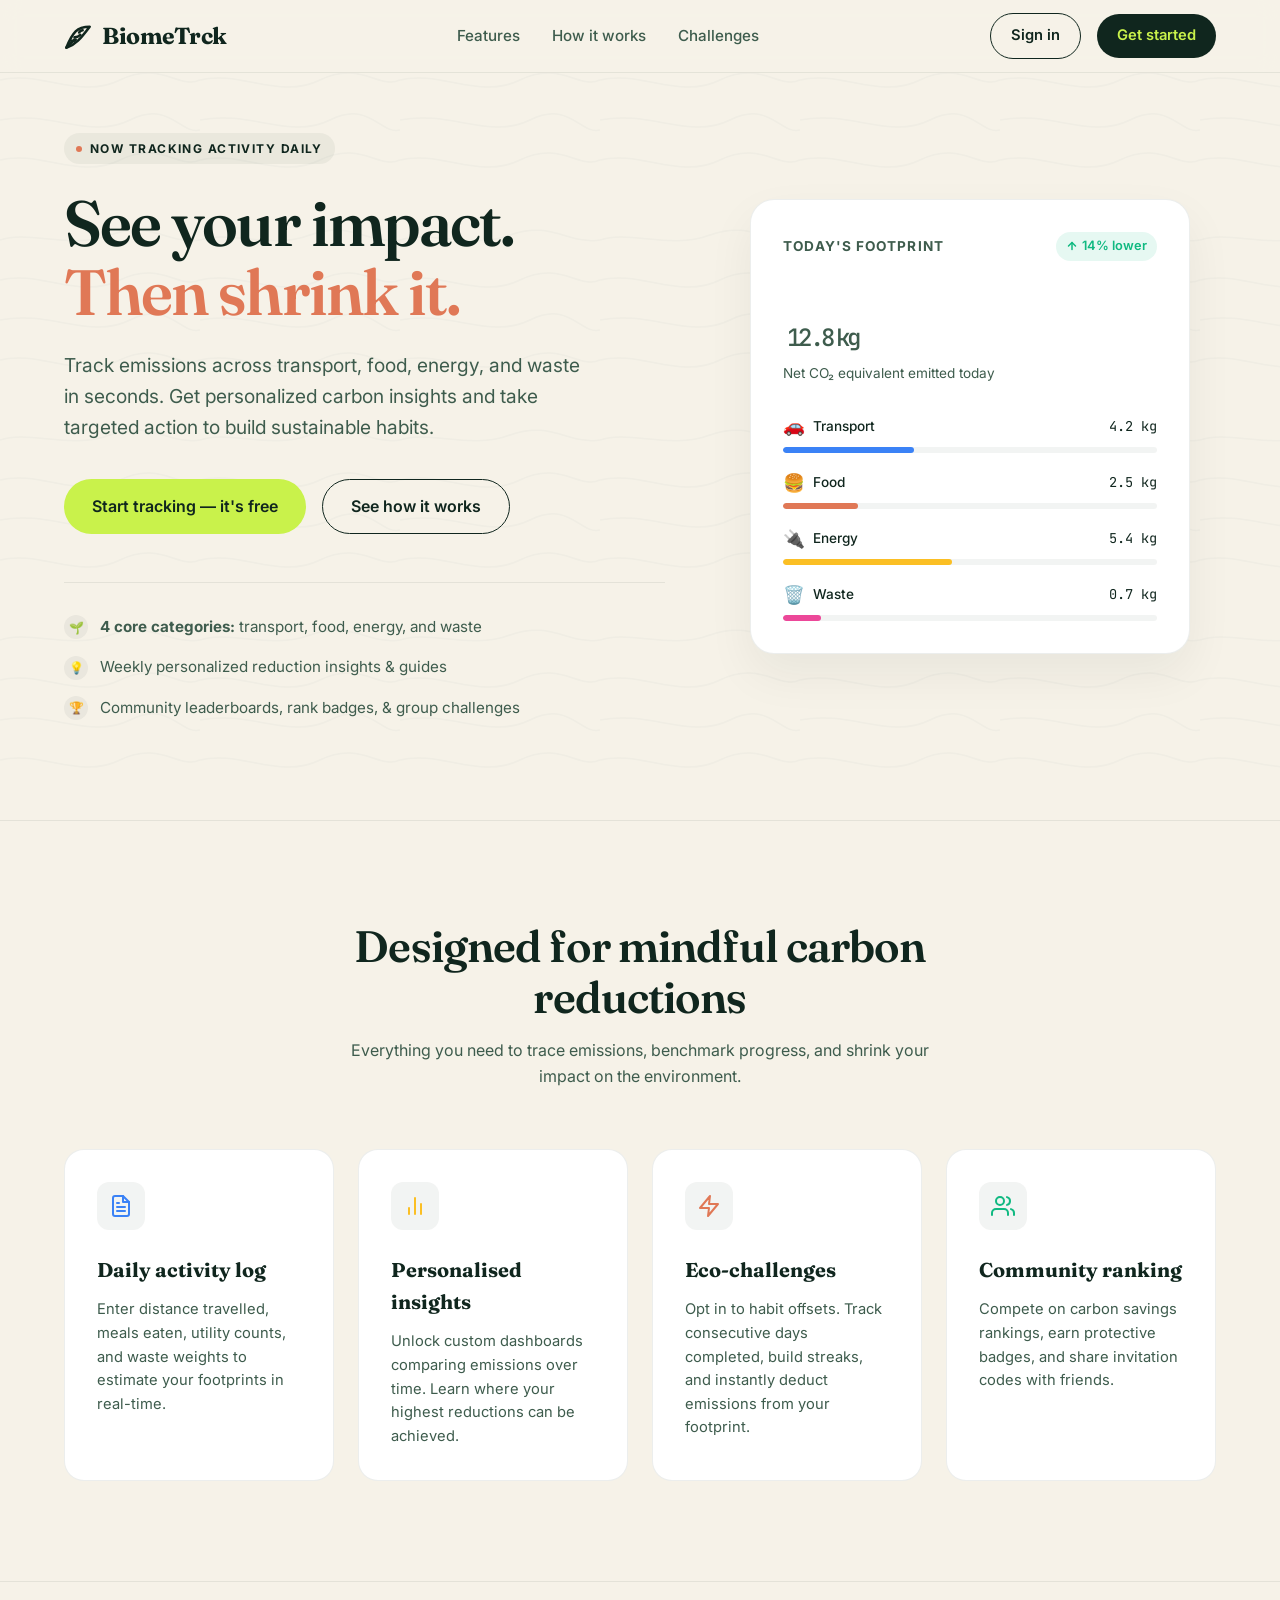
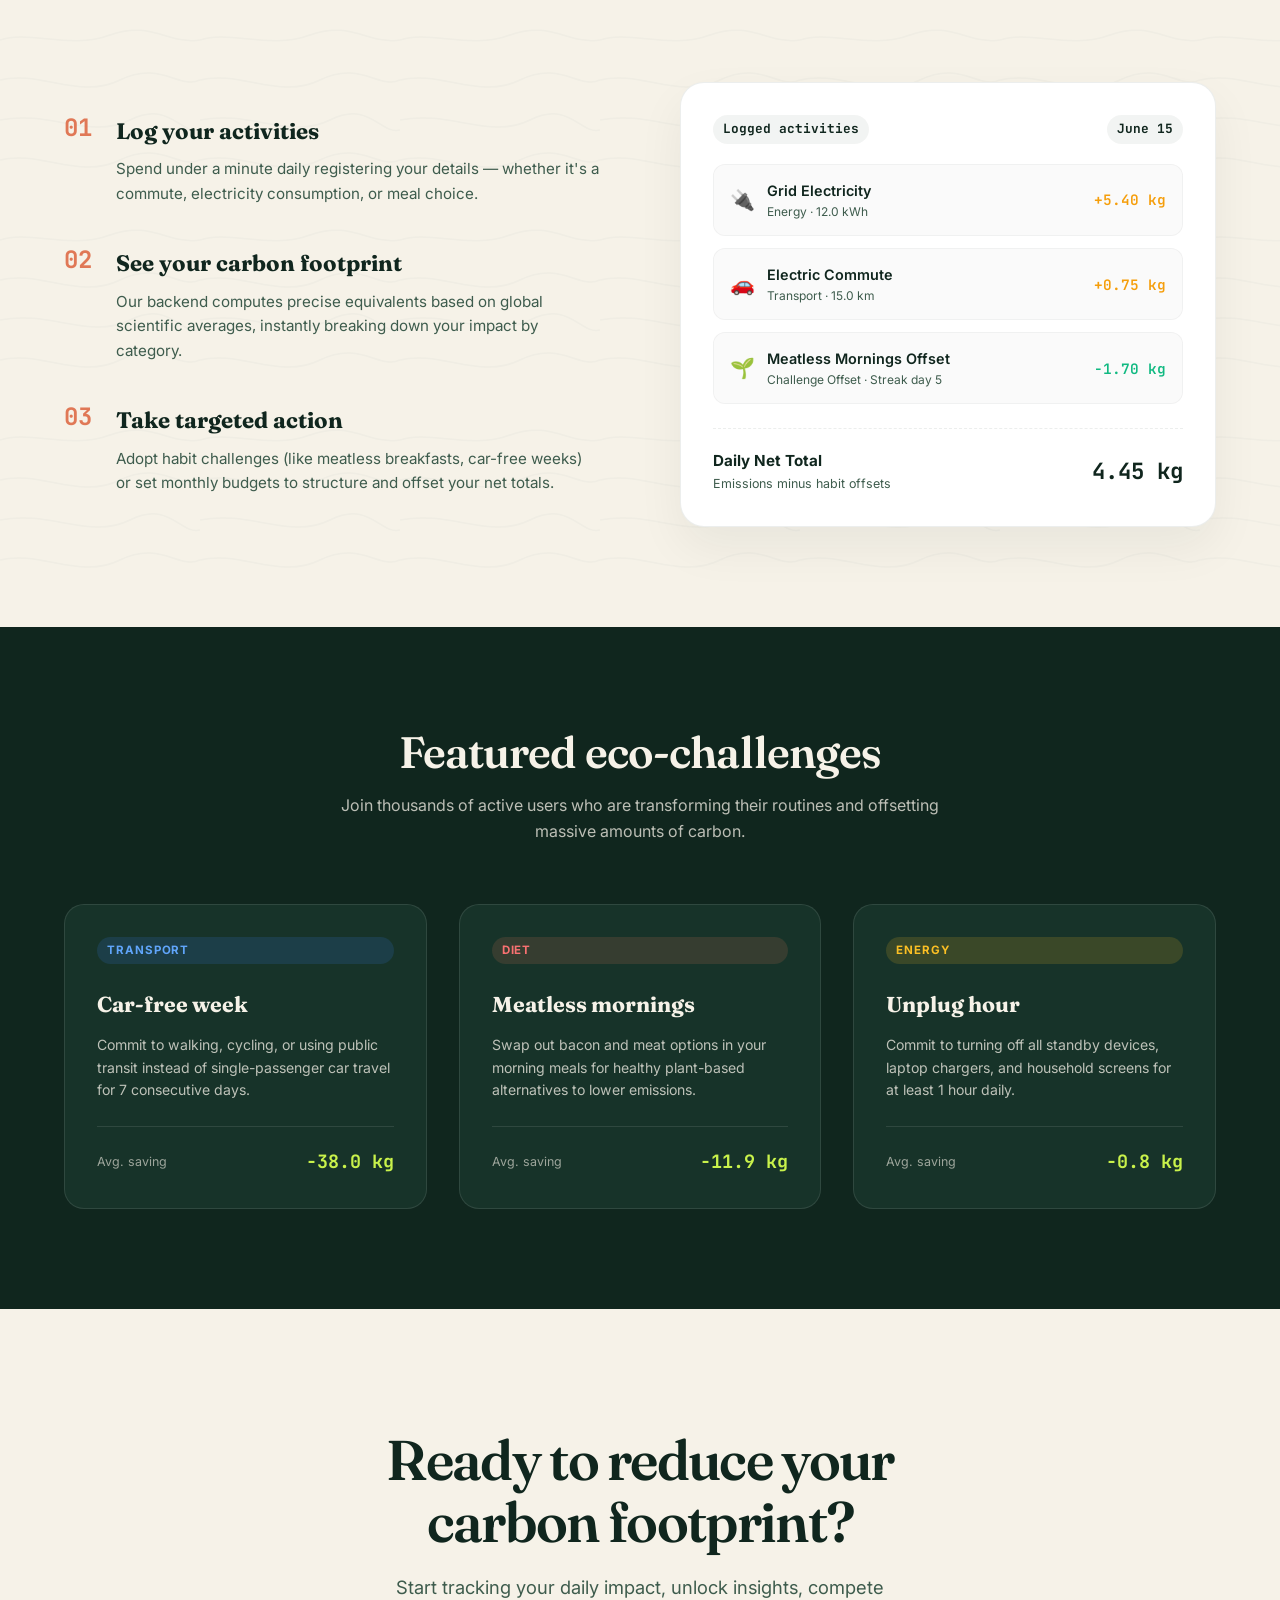
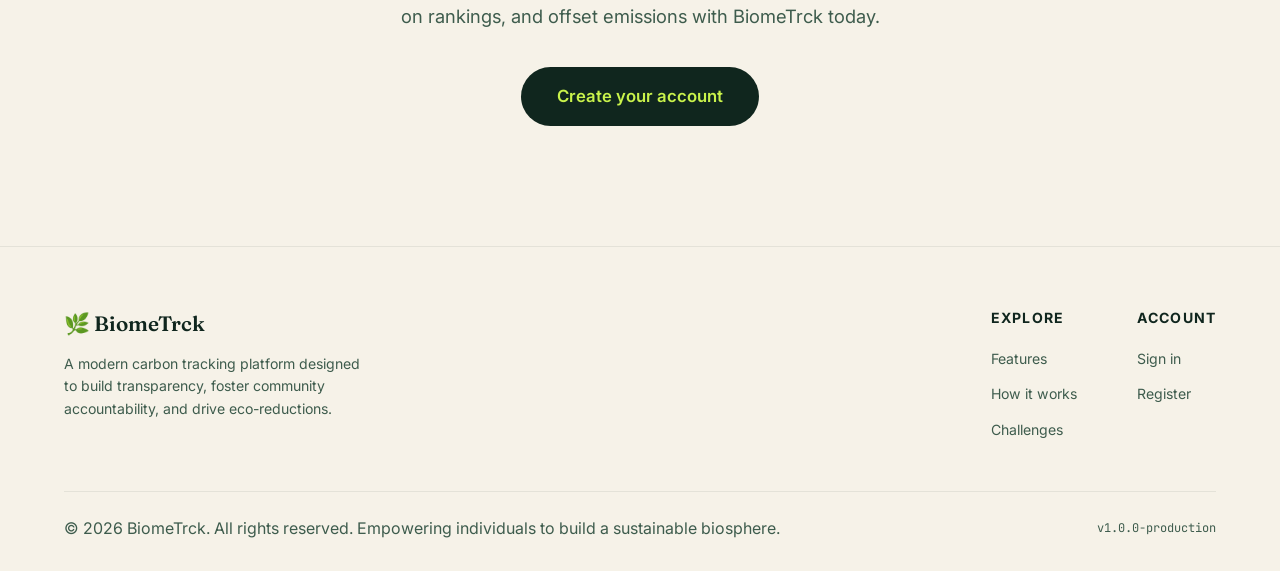
<file: src/main/resources/static/index.html>
<!DOCTYPE html>
<html lang="en">
<head>
    <meta charset="UTF-8">
    <meta name="viewport" content="width=device-width, initial-scale=1.0">
    <title>BiomeTrck - See your impact. Then shrink it.</title>
    <link rel="stylesheet" href="css/landing.css">
</head>
<body class="topo-bg">

    <!-- Header / Nav -->
    <header class="header-nav">
        <div class="container header-container">
            <a href="/" class="logo-link">
                <svg aria-hidden="true" viewBox="0 0 24 24" stroke-width="2" stroke="currentColor" fill="none" stroke-linecap="round" stroke-linejoin="round">
                    <path d="M2 22C2 22 8 20 12 16C16 12 22 4 22 4C22 4 14 4 10 8C6 12 2 22 2 22Z" />
                    <path d="M9 13C9 13 12 13 14 11" />
                    <path d="M6 16C6 16 8 17 10 15" />
                    <path d="M13 9C13 9 14 7 16 7" />
                    <path d="M2 22L9 15" />
                </svg>
                <span class="logo-text">BiomeTrck</span>
            </a>
            
            <nav>
                <ul class="nav-menu">
                    <li><a href="#features" class="nav-link-item">Features</a></li>
                    <li><a href="#how-it-works" class="nav-link-item">How it works</a></li>
                    <li><a href="#challenges" class="nav-link-item">Challenges</a></li>
                </ul>
            </nav>
            
            <div class="nav-actions">
                <a href="/login" class="btn-base btn-secondary">Sign in</a>
                <a href="/register" class="btn-base btn-primary">Get started</a>
            </div>
        </div>
    </header>

    <!-- Hero Section -->
    <section class="hero-section">
        <div class="container hero-grid">
            <div class="hero-content">
                <div class="eyebrow-label">
                    <span class="eyebrow-dot"></span>
                    Now tracking activity daily
                </div>
                <h1 class="hero-title">See your impact. <br><span>Then shrink it.</span></h1>
                <p class="hero-desc">Track emissions across transport, food, energy, and waste in seconds. Get personalized carbon insights and take targeted action to build sustainable habits.</p>
                
                <div class="hero-ctas">
                    <a href="/register" class="btn-base btn-accent" style="padding: 14px 28px; font-size: 1rem;">Start tracking — it's free</a>
                    <a href="#how-it-works" class="btn-base btn-secondary" style="padding: 14px 28px; font-size: 1rem;">See how it works</a>
                </div>
                
                <div class="hero-stats-row">
                    <div class="hero-stat-item">
                        <span class="hero-stat-icon">🌱</span>
                        <span><strong>4 core categories:</strong> transport, food, energy, and waste</span>
                    </div>
                    <div class="hero-stat-item">
                        <span class="hero-stat-icon">💡</span>
                        <span>Weekly personalized reduction insights &amp; guides</span>
                    </div>
                    <div class="hero-stat-item">
                        <span class="hero-stat-icon">🏆</span>
                        <span>Community leaderboards, rank badges, &amp; group challenges</span>
                    </div>
                </div>
            </div>
            
            <div class="hero-visual">
                <!-- Floating Footprint Widget -->
                <div class="widget-card">
                    <div class="widget-header">
                        <span class="widget-header-title">Today's Footprint</span>
                        <span class="delta-badge">
                            <svg aria-hidden="true" width="12" height="12" viewBox="0 0 24 24" fill="none" stroke="currentColor" stroke-width="3" stroke-linecap="round" stroke-linejoin="round">
                                <line x1="12" y1="19" x2="12" y2="5"></line>
                                <polyline points="5 12 12 5 19 12"></polyline>
                            </svg>
                            14% lower
                        </span>
                    </div>
                    
                    <div class="widget-main-number mono"><span id="countUpCO2">0.0</span><span>kg</span></div>
                    <p class="widget-main-desc">Net CO₂ equivalent emitted today</p>
                    
                    <div class="widget-breakdown">
                        <!-- Transport -->
                        <div class="category-row">
                            <div class="category-info">
                                <span class="category-name-wrap">
                                    <span style="font-size: 1.1rem;">🚗</span> Transport
                                </span>
                                <span class="mono">4.2 kg</span>
                            </div>
                            <div class="category-progress-bg">
                                <div class="category-progress-fill bg-transport" style="width: 35%;"></div>
                            </div>
                        </div>
                        
                        <!-- Food -->
                        <div class="category-row">
                            <div class="category-info">
                                <span class="category-name-wrap">
                                    <span style="font-size: 1.1rem;">🍔</span> Food
                                </span>
                                <span class="mono">2.5 kg</span>
                            </div>
                            <div class="category-progress-bg">
                                <div class="category-progress-fill bg-food" style="width: 20%;"></div>
                            </div>
                        </div>
                        
                        <!-- Energy -->
                        <div class="category-row">
                            <div class="category-info">
                                <span class="category-name-wrap">
                                    <span style="font-size: 1.1rem;">🔌</span> Energy
                                </span>
                                <span class="mono">5.4 kg</span>
                            </div>
                            <div class="category-progress-bg">
                                <div class="category-progress-fill bg-energy" style="width: 45%;"></div>
                            </div>
                        </div>
                        
                        <!-- Waste -->
                        <div class="category-row">
                            <div class="category-info">
                                <span class="category-name-wrap">
                                    <span style="font-size: 1.1rem;">🗑️</span> Waste
                                </span>
                                <span class="mono">0.7 kg</span>
                            </div>
                            <div class="category-progress-bg">
                                <div class="category-progress-fill bg-waste" style="width: 10%;"></div>
                            </div>
                        </div>
                    </div>
                </div>
            </div>
        </div>
    </section>

    <!-- Features Section -->
    <section id="features" class="features-section">
        <div class="container">
            <div class="section-header">
                <h2 class="section-title">Designed for mindful carbon reductions</h2>
                <p>Everything you need to trace emissions, benchmark progress, and shrink your impact on the environment.</p>
            </div>
            
            <div class="features-grid">
                <!-- Log -->
                <div class="feature-card">
                    <div class="feature-icon-wrapper" style="color: #3b82f6;">
                        <svg aria-hidden="true" viewBox="0 0 24 24" width="24" height="24" stroke="currentColor" stroke-width="2" fill="none" stroke-linecap="round" stroke-linejoin="round">
                            <path d="M14 2H6a2 2 0 0 0-2 2v16a2 2 0 0 0 2 2h12a2 2 0 0 0 2-2V8z"></path>
                            <polyline points="14 2 14 8 20 8"></polyline>
                            <line x1="16" y1="13" x2="8" y2="13"></line>
                            <line x1="16" y1="17" x2="8" y2="17"></line>
                            <polyline points="10 9 9 9 8 9"></polyline>
                        </svg>
                    </div>
                    <h3>Daily activity log</h3>
                    <p>Enter distance travelled, meals eaten, utility counts, and waste weights to estimate your footprints in real-time.</p>
                </div>
                
                <!-- Insights -->
                <div class="feature-card">
                    <div class="feature-icon-wrapper" style="color: #fbbf24;">
                        <svg aria-hidden="true" viewBox="0 0 24 24" width="24" height="24" stroke="currentColor" stroke-width="2" fill="none" stroke-linecap="round" stroke-linejoin="round">
                            <line x1="18" y1="20" x2="18" y2="10"></line>
                            <line x1="12" y1="20" x2="12" y2="4"></line>
                            <line x1="6" y1="20" x2="6" y2="14"></line>
                        </svg>
                    </div>
                    <h3>Personalised insights</h3>
                    <p>Unlock custom dashboards comparing emissions over time. Learn where your highest reductions can be achieved.</p>
                </div>
                
                <!-- Eco-challenges -->
                <div class="feature-card">
                    <div class="feature-icon-wrapper" style="color: var(--accent-clay);">
                        <svg aria-hidden="true" viewBox="0 0 24 24" width="24" height="24" stroke="currentColor" stroke-width="2" fill="none" stroke-linecap="round" stroke-linejoin="round">
                            <polygon points="13 2 3 14 12 14 11 22 21 10 12 10 13 2"></polygon>
                        </svg>
                    </div>
                    <h3>Eco-challenges</h3>
                    <p>Opt in to habit offsets. Track consecutive days completed, build streaks, and instantly deduct emissions from your footprint.</p>
                </div>
                
                <!-- Leaderboards -->
                <div class="feature-card">
                    <div class="feature-icon-wrapper" style="color: #10b981;">
                        <svg aria-hidden="true" viewBox="0 0 24 24" width="24" height="24" stroke="currentColor" stroke-width="2" fill="none" stroke-linecap="round" stroke-linejoin="round">
                            <path d="M17 21v-2a4 4 0 0 0-4-4H5a4 4 0 0 0-4 4v2"></path>
                            <circle cx="9" cy="7" r="4"></circle>
                            <path d="M23 21v-2a4 4 0 0 0-3-3.87"></path>
                            <path d="M16 3.13a4 4 0 0 1 0 7.75"></path>
                        </svg>
                    </div>
                    <h3>Community ranking</h3>
                    <p>Compete on carbon savings rankings, earn protective badges, and share invitation codes with friends.</p>
                </div>
            </div>
        </div>
    </section>

    <!-- How It Works Section -->
    <section id="how-it-works" class="how-it-works-section">
        <div class="container how-grid">
            <div class="steps-list">
                <div class="step-item">
                    <div class="step-num">01</div>
                    <div class="step-content">
                        <h3>Log your activities</h3>
                        <p>Spend under a minute daily registering your details — whether it's a commute, electricity consumption, or meal choice.</p>
                    </div>
                </div>
                
                <div class="step-item">
                    <div class="step-num">02</div>
                    <div class="step-content">
                        <h3>See your carbon footprint</h3>
                        <p>Our backend computes precise equivalents based on global scientific averages, instantly breaking down your impact by category.</p>
                    </div>
                </div>
                
                <div class="step-item">
                    <div class="step-num">03</div>
                    <div class="step-content">
                        <h3>Take targeted action</h3>
                        <p>Adopt habit challenges (like meatless breakfasts, car-free weeks) or set monthly budgets to structure and offset your net totals.</p>
                    </div>
                </div>
            </div>
            
            <div class="mockup-panel">
                <!-- Activity Mockup -->
                <div class="mockup-card">
                    <div class="mockup-header">
                        <span>Logged activities</span>
                        <span>June 15</span>
                    </div>
                    
                    <div class="mockup-list">
                        <div class="mockup-item">
                            <div class="mockup-item-left">
                                <span class="mockup-icon">🔌</span>
                                <div class="mockup-details">
                                    <h5>Grid Electricity</h5>
                                    <p>Energy · 12.0 kWh</p>
                                </div>
                            </div>
                            <span class="mockup-co2 co2-plus">+5.40 kg</span>
                        </div>
                        
                        <div class="mockup-item">
                            <div class="mockup-item-left">
                                <span class="mockup-icon">🚗</span>
                                <div class="mockup-details">
                                    <h5>Electric Commute</h5>
                                    <p>Transport · 15.0 km</p>
                                </div>
                            </div>
                            <span class="mockup-co2 co2-plus">+0.75 kg</span>
                        </div>
                        
                        <div class="mockup-item">
                            <div class="mockup-item-left">
                                <span class="mockup-icon">🌱</span>
                                <div class="mockup-details">
                                    <h5>Meatless Mornings Offset</h5>
                                    <p>Challenge Offset · Streak day 5</p>
                                </div>
                            </div>
                            <span class="mockup-co2 co2-minus">-1.70 kg</span>
                        </div>
                    </div>
                    
                    <div class="mockup-total">
                        <div class="mockup-total-left">
                            <h5>Daily Net Total</h5>
                            <p>Emissions minus habit offsets</p>
                        </div>
                        <div class="mockup-total-co2 mono">4.45 kg</div>
                    </div>
                </div>
            </div>
        </div>
    </section>

    <!-- Eco-Challenges Section (Dark Theme) -->
    <section id="challenges" class="challenges-section">
        <div class="container">
            <div class="section-header">
                <h2 class="section-title" style="color: var(--background-cream);">Featured eco-challenges</h2>
                <p>Join thousands of active users who are transforming their routines and offsetting massive amounts of carbon.</p>
            </div>
            
            <div class="challenges-grid">
                <!-- Challenge 1 -->
                <div class="challenge-card">
                    <div>
                        <div class="challenge-tag tag-transport">Transport</div>
                        <div class="challenge-content">
                            <h3>Car-free week</h3>
                            <p>Commit to walking, cycling, or using public transit instead of single-passenger car travel for 7 consecutive days.</p>
                        </div>
                    </div>
                    <div class="challenge-footer">
                        <span class="saving-label">Avg. saving</span>
                        <span class="saving-value mono">-38.0 kg</span>
                    </div>
                </div>
                
                <!-- Challenge 2 -->
                <div class="challenge-card">
                    <div>
                        <div class="challenge-tag tag-food">Diet</div>
                        <div class="challenge-content">
                            <h3>Meatless mornings</h3>
                            <p>Swap out bacon and meat options in your morning meals for healthy plant-based alternatives to lower emissions.</p>
                        </div>
                    </div>
                    <div class="challenge-footer">
                        <span class="saving-label">Avg. saving</span>
                        <span class="saving-value mono">-11.9 kg</span>
                    </div>
                </div>
                
                <!-- Challenge 3 -->
                <div class="challenge-card">
                    <div>
                        <div class="challenge-tag tag-energy">Energy</div>
                        <div class="challenge-content">
                            <h3>Unplug hour</h3>
                            <p>Commit to turning off all standby devices, laptop chargers, and household screens for at least 1 hour daily.</p>
                        </div>
                    </div>
                    <div class="challenge-footer">
                        <span class="saving-label">Avg. saving</span>
                        <span class="saving-value mono">-0.8 kg</span>
                    </div>
                </div>
            </div>
        </div>
    </section>

    <!-- Final CTA Section -->
    <section class="cta-section">
        <div class="container cta-container">
            <h2 class="cta-title">Ready to reduce your carbon footprint?</h2>
            <p class="cta-subtitle">Start tracking your daily impact, unlock insights, compete on rankings, and offset emissions with BiomeTrck today.</p>
            <a href="/register" class="btn-base btn-primary" style="padding: 16px 36px; font-size: 1.05rem;">Create your account</a>
        </div>
    </section>

    <!-- Footer -->
    <footer class="footer">
        <div class="container">
            <div class="footer-grid">
                <div class="footer-brand">
                    <h4>🌿 BiomeTrck</h4>
                    <p>A modern carbon tracking platform designed to build transparency, foster community accountability, and drive eco-reductions.</p>
                </div>
                
                <div class="footer-menu">
                    <div class="footer-col">
                        <h5>Explore</h5>
                        <ul>
                            <li><a href="#features">Features</a></li>
                            <li><a href="#how-it-works">How it works</a></li>
                            <li><a href="#challenges">Challenges</a></li>
                        </ul>
                    </div>
                    
                    <div class="footer-col">
                        <h5>Account</h5>
                        <ul>
                            <li><a href="/login">Sign in</a></li>
                            <li><a href="/register">Register</a></li>
                        </ul>
                    </div>
                </div>
            </div>
            
            <div class="footer-bottom">
                <p>&copy; 2026 BiomeTrck. All rights reserved. Empowering individuals to build a sustainable biosphere.</p>
                <p style="font-family: var(--font-mono); font-size: 0.75rem;">v1.0.0-production</p>
            </div>
        </div>
    </footer>

    <script>
        // Count-up animation for CO2 metric
        document.addEventListener('DOMContentLoaded', () => {
            const countEl = document.getElementById('countUpCO2');
            if (countEl) {
                const target = 12.8;
                const duration = 1500; // ms
                const start = performance.now();

                function update(now) {
                    const elapsed = now - start;
                    const progress = Math.min(elapsed / duration, 1);
                    // easeOutQuad
                    const ease = progress * (2 - progress);
                    const current = (ease * target).toFixed(1);
                    countEl.textContent = current;

                    if (progress < 1) {
                        requestAnimationFrame(update);
                    }
                }
                requestAnimationFrame(update);
            }

            // Redirect to dashboard if already logged in
            if (localStorage.getItem('biometrck_token')) {
                window.location.href = '/dashboard';
            }
        });
    </script>
</body>
</html>
</file>
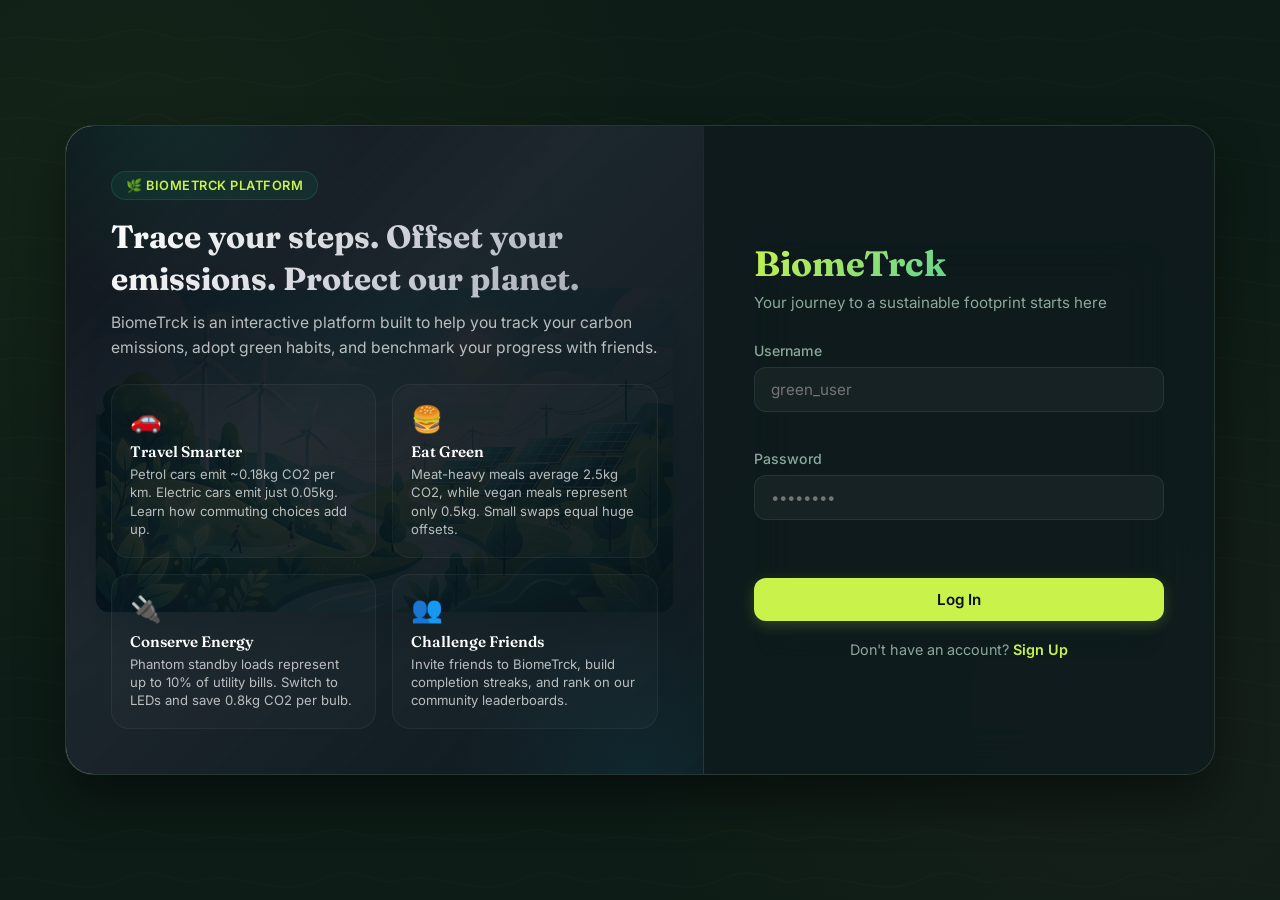
<file: src/main/resources/static/login.html>
<!DOCTYPE html>
<html lang="en">
<head>
    <meta charset="UTF-8">
    <meta name="viewport" content="width=device-width, initial-scale=1.0">
    <title>Sign In - BiomeTrck</title>
    <link rel="stylesheet" href="css/styles.css">
    <style>
        body {
            margin: 0;
            padding: 0;
            font-family: 'Inter', -apple-system, BlinkMacSystemFont, "Segoe UI", Roboto, sans-serif;
        }
    </style>
</head>
<body>
    <div id="authContainer" class="auth-container" style="display: flex; min-height: 100vh;">
        <div class="auth-split-wrapper">
            <!-- Left Panel: Informative & Educational -->
            <div class="auth-info-panel">
                <div class="auth-info-content">
                    <div class="info-tag">🌿 BiomeTrck Platform</div>
                    <h2>Trace your steps. Offset your emissions. Protect our planet.</h2>
                    <p class="info-lead">BiomeTrck is an interactive platform built to help you track your carbon emissions, adopt green habits, and benchmark your progress with friends.</p>
                    
                    <div class="facts-grid">
                        <div class="fact-card">
                            <span class="fact-icon">🚗</span>
                            <h4>Travel Smarter</h4>
                            <p>Petrol cars emit ~0.18kg CO2 per km. Electric cars emit just 0.05kg. Learn how commuting choices add up.</p>
                        </div>
                        <div class="fact-card">
                            <span class="fact-icon">🍔</span>
                            <h4>Eat Green</h4>
                            <p>Meat-heavy meals average 2.5kg CO2, while vegan meals represent only 0.5kg. Small swaps equal huge offsets.</p>
                        </div>
                        <div class="fact-card">
                            <span class="fact-icon">🔌</span>
                            <h4>Conserve Energy</h4>
                            <p>Phantom standby loads represent up to 10% of utility bills. Switch to LEDs and save 0.8kg CO2 per bulb.</p>
                        </div>
                        <div class="fact-card">
                            <span class="fact-icon">👥</span>
                            <h4>Challenge Friends</h4>
                            <p>Invite friends to BiomeTrck, build completion streaks, and rank on our community leaderboards.</p>
                        </div>
                    </div>
                </div>
            </div>

            <!-- Right Panel: Login Card -->
            <div class="auth-card-panel">
                <div class="auth-card">
                    <div class="auth-header">
                        <h1>BiomeTrck</h1>
                        <p id="authSubtitle">Your journey to a sustainable footprint starts here</p>
                    </div>
                    
                    <form id="loginForm" onsubmit="handleLoginSubmit(event)" novalidate>
                        <div class="form-group">
                            <label for="authUsername">Username</label>
                            <input type="text" id="authUsername" class="form-control" required placeholder="green_user"
                                   autocomplete="username" minlength="3" maxlength="30"
                                   oninput="clearFieldHint('authUsernameHint')">
                            <div id="authUsernameHint" class="field-hint"></div>
                        </div>
                        
                        <div class="form-group">
                            <label for="authPassword">Password</label>
                            <input type="password" id="authPassword" class="form-control" required placeholder="••••••••"
                                   autocomplete="current-password" minlength="8"
                                   oninput="clearFieldHint('authPasswordHint')">
                            <div id="authPasswordHint" class="field-hint"></div>
                        </div>
                        
                        <button type="submit" id="authSubmitBtn" class="btn btn-primary" style="width: 100%; margin-top: 20px;">
                            Log In
                        </button>
                    </form>
                    
                    <div style="text-align: center; margin-top: 20px; font-size: 0.9rem; color: var(--text-secondary);">
                        <span>Don't have an account? </span>
                        <a href="/register" class="btn-link" style="text-decoration: none; font-weight: 600;">Sign Up</a>
                    </div>
                </div>
            </div>
        </div>
    </div>

    <!-- Toast Notification -->
    <div id="toast" class="toast">
        <div id="toastMessage">Success Message</div>
    </div>

    <script>
        // Check theme
        const savedTheme = localStorage.getItem('theme');
        if (savedTheme === 'light') {
            document.body.classList.add('light-theme');
        } else {
            document.body.classList.remove('light-theme');
        }

        // Redirect if already logged in
        if (localStorage.getItem('biometrck_token')) {
            window.location.href = '/dashboard';
        }

        function showToast(msg, isError = false) {
            const toast = document.getElementById('toast');
            const toastMsg = document.getElementById('toastMessage');
            toastMsg.textContent = msg;
            if (isError) {
                toast.style.borderLeft = '4px solid var(--color-danger, #ef4444)';
            } else {
                toast.style.borderLeft = '4px solid var(--color-eco, #10b981)';
            }
            toast.classList.add('show');
            setTimeout(() => {
                toast.classList.remove('show');
            }, 3000);
        }

        function setFieldHint(id, msg, type) {
            const el = document.getElementById(id);
            if (!el) return;
            el.textContent = msg;
            el.className = 'field-hint' + (type ? ' hint-' + type : '');
        }

        function clearFieldHint(id) {
            const el = document.getElementById(id);
            if (!el) return;
            el.textContent = '';
            el.className = 'field-hint';
        }

        async function handleLoginSubmit(e) {
            e.preventDefault();
            const username = document.getElementById('authUsername').value.trim();
            const password = document.getElementById('authPassword').value;

            if (!username || username.length < 3) {
                setFieldHint('authUsernameHint', 'Username must be at least 3 characters', 'err');
                return;
            }
            if (!password || password.length < 8) {
                setFieldHint('authPasswordHint', 'Password must be at least 8 characters', 'err');
                return;
            }

            const submitBtn = document.getElementById('authSubmitBtn');
            submitBtn.disabled = true;
            submitBtn.textContent = 'Logging in...';

            try {
                const response = await fetch('/api/auth/login', {
                    method: 'POST',
                    headers: { 'Content-Type': 'application/json' },
                    body: JSON.stringify({ username, password })
                });

                let data;
                try {
                    data = await response.json();
                } catch(e) {
                    throw new Error('Server returned an invalid response');
                }

                if (!response.ok) {
                    throw new Error(data.error || 'Authentication failed');
                }

                localStorage.setItem('biometrck_token', data.token);
                localStorage.setItem('biometrck_username', data.username);
                localStorage.setItem('biometrck_email', data.email);

                showToast('Logged in successfully!');
                setTimeout(() => {
                    window.location.href = '/dashboard';
                }, 800);
            } catch (err) {
                if (err.message === 'User not registered') {
                    showToast('Username not found. Redirecting to Sign Up...', true);
                    setTimeout(() => {
                        window.location.href = `/register?username=${encodeURIComponent(username)}`;
                    }, 1500);
                } else {
                    showToast(err.message, true);
                }
                submitBtn.disabled = false;
                submitBtn.textContent = 'Log In';
            }
        }
    </script>
</body>
</html>
</file>
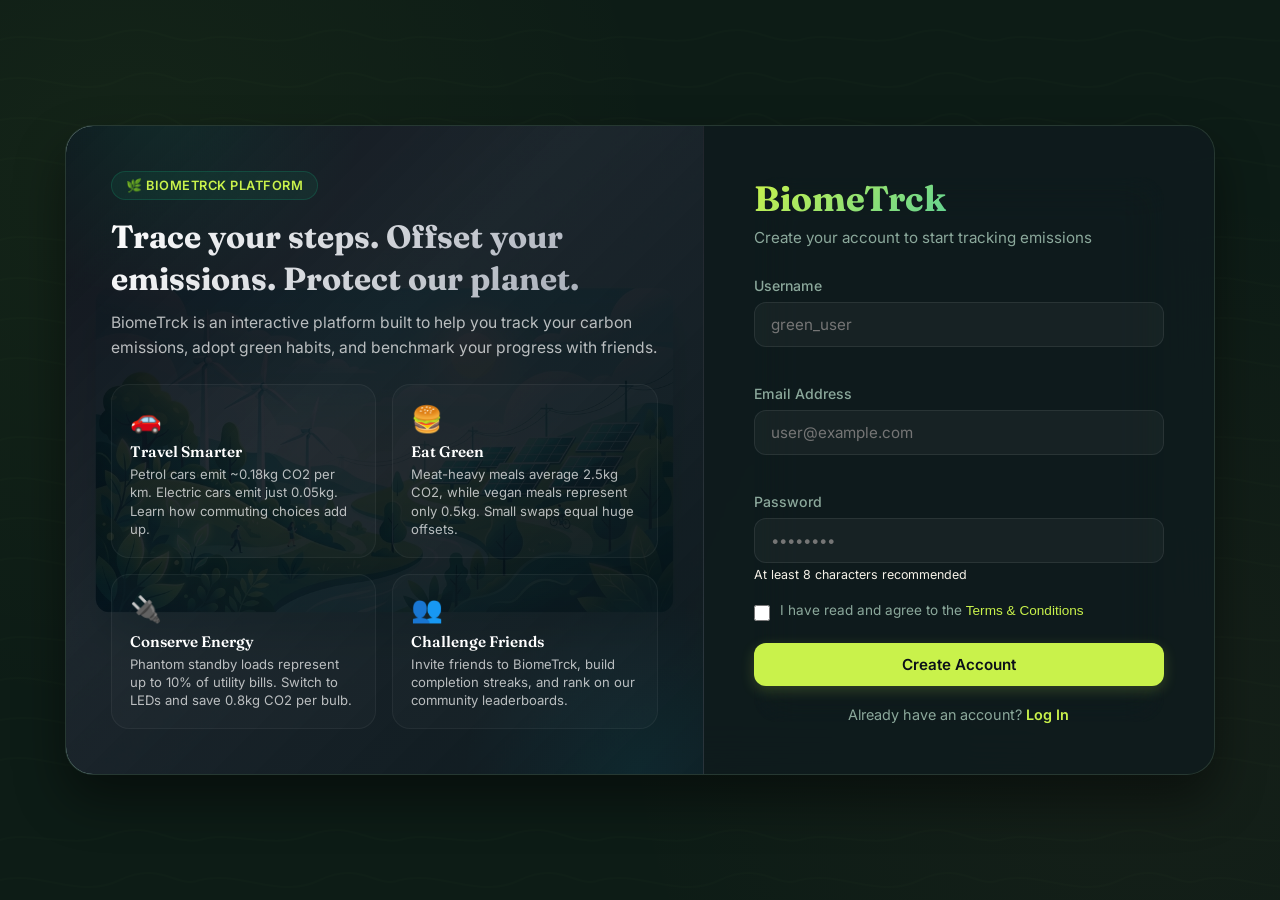
<file: src/main/resources/static/register.html>
<!DOCTYPE html>
<html lang="en">
<head>
    <meta charset="UTF-8">
    <meta name="viewport" content="width=device-width, initial-scale=1.0">
    <title>Create Account - BiomeTrck</title>
    <link rel="stylesheet" href="css/styles.css">
    <style>
        body {
            margin: 0;
            padding: 0;
            font-family: 'Inter', -apple-system, BlinkMacSystemFont, "Segoe UI", Roboto, sans-serif;
        }
    </style>
</head>
<body>
    <div id="authContainer" class="auth-container" style="display: flex; min-height: 100vh;">
        <div class="auth-split-wrapper">
            <!-- Left Panel: Informative & Educational -->
            <div class="auth-info-panel">
                <div class="auth-info-content">
                    <div class="info-tag">🌿 BiomeTrck Platform</div>
                    <h2>Trace your steps. Offset your emissions. Protect our planet.</h2>
                    <p class="info-lead">BiomeTrck is an interactive platform built to help you track your carbon emissions, adopt green habits, and benchmark your progress with friends.</p>
                    
                    <div class="facts-grid">
                        <div class="fact-card">
                            <span class="fact-icon">🚗</span>
                            <h4>Travel Smarter</h4>
                            <p>Petrol cars emit ~0.18kg CO2 per km. Electric cars emit just 0.05kg. Learn how commuting choices add up.</p>
                        </div>
                        <div class="fact-card">
                            <span class="fact-icon">🍔</span>
                            <h4>Eat Green</h4>
                            <p>Meat-heavy meals average 2.5kg CO2, while vegan meals represent only 0.5kg. Small swaps equal huge offsets.</p>
                        </div>
                        <div class="fact-card">
                            <span class="fact-icon">🔌</span>
                            <h4>Conserve Energy</h4>
                            <p>Phantom standby loads represent up to 10% of utility bills. Switch to LEDs and save 0.8kg CO2 per bulb.</p>
                        </div>
                        <div class="fact-card">
                            <span class="fact-icon">👥</span>
                            <h4>Challenge Friends</h4>
                            <p>Invite friends to BiomeTrck, build completion streaks, and rank on our community leaderboards.</p>
                        </div>
                    </div>
                </div>
            </div>

            <!-- Right Panel: Register Card -->
            <div class="auth-card-panel">
                <div class="auth-card">
                    <!-- Invite Banner (shown when user opens challenge invite URL) -->
                    <div id="inviteBanner" style="display:none; background: rgba(16,185,129,0.1); border: 1px solid rgba(16,185,129,0.3); border-radius: 12px; padding: 12px 14px; margin-bottom: 18px; font-size: 0.88rem; color: var(--text-primary); line-height: 1.4;">
                        <span style="font-size: 1.1rem;">🌿</span> <span id="inviteBannerText">You've been invited to join an eco-challenge!</span>
                    </div>

                    <div class="auth-header">
                        <h1>BiomeTrck</h1>
                        <p id="authSubtitle">Create your account to start tracking emissions</p>
                    </div>
                    
                    <form id="registerForm" onsubmit="handleRegisterSubmit(event)" novalidate>
                        <div class="form-group">
                            <label for="authUsername">Username</label>
                            <input type="text" id="authUsername" class="form-control" required placeholder="green_user"
                                   autocomplete="username" minlength="3" maxlength="30"
                                   oninput="onAuthUsernameInput(this)">
                            <div id="authUsernameHint" class="field-hint"></div>
                        </div>
                        
                        <div class="form-group" id="emailGroup">
                            <label for="authEmail">Email Address</label>
                            <input type="email" id="authEmail" class="form-control" required placeholder="user@example.com"
                                   autocomplete="email" oninput="onAuthEmailInput(this)">
                            <div id="authEmailHint" class="field-hint"></div>
                        </div>
                        
                        <div class="form-group">
                            <label for="authPassword">Password</label>
                            <input type="password" id="authPassword" class="form-control" required placeholder="••••••••"
                                   autocomplete="new-password" minlength="8"
                                   oninput="onAuthPasswordInput(this)">
                            <div id="authPasswordHint" class="field-hint">At least 8 characters recommended</div>
                        </div>

                        <!-- T&C checkbox -->
                        <div id="tcGroup" style="margin: 12px 0;">
                            <div style="display:flex; align-items:flex-start; gap:10px;">
                                <input type="checkbox" id="tcCheckbox" style="margin-top:3px; flex-shrink:0; width:16px; height:16px; accent-color: var(--color-eco, #10b981);" aria-label="I agree to the Terms and Conditions">
                                <label for="tcCheckbox" style="cursor:pointer; font-size:0.85rem; color:var(--text-secondary);">
                                    I have read and agree to the 
                                    <button type="button" class="btn-link" style="font-size:0.85rem;" onclick="openTCModal()">Terms &amp; Conditions</button>
                                </label>
                            </div>
                        </div>
                        
                        <button type="submit" id="authSubmitBtn" class="btn btn-primary" style="width: 100%; margin-top: 10px;">
                            Create Account
                        </button>
                    </form>
                    
                    <div style="text-align: center; margin-top: 20px; font-size: 0.9rem; color: var(--text-secondary);">
                        <span>Already have an account? </span>
                        <a href="/login" class="btn-link" style="text-decoration: none; font-weight: 600;">Log In</a>
                    </div>
                </div>
            </div>
        </div>
    </div>

    <!-- Terms & Conditions Modal -->
    <div id="tcModal" class="modal-overlay" style="display:none; z-index: 9999;" onclick="if(event.target===this) closeTCModal()">
        <div class="modal-content" style="max-width: 600px; max-height: 80vh; overflow-y: auto;">
            <div class="modal-header">
                <h3 style="margin:0;">📋 Terms &amp; Conditions</h3>
                <button class="btn-link" onclick="closeTCModal()" style="font-size:1.3rem;" aria-label="Close Terms and Conditions modal">&times;</button>
            </div>
            <div style="padding: 20px; font-size: 0.88rem; color: var(--text-secondary); line-height: 1.7;">
                <p><strong style="color:var(--text-primary)">Effective Date:</strong> By registering, you accept these terms.</p>

                <h4 style="color:var(--text-primary); margin-top:16px;">1. What We Collect</h4>
                <p>We collect your <strong>username</strong>, <strong>email address</strong>, and self-reported activity data (transport, food, energy, waste). We do <strong>not</strong> collect your location, device identifiers, or any sensitive personal information.</p>

                <h4 style="color:var(--text-primary); margin-top:16px;">2. How We Use Your Data</h4>
                <p>Your data is used solely to compute your estimated carbon footprint, display your progress on the dashboard, and show your username on community leaderboards (by your consent via registration). We do not sell or share your data with third parties.</p>

                <h4 style="color:var(--text-primary); margin-top:16px;">3. Community &amp; Leaderboards</h4>
                <p>Your <strong>username</strong> and <strong>total carbon offset score</strong> are visible to other registered users on the community leaderboard. Your individual activity logs remain private.</p>

                <h4 style="color:var(--text-primary); margin-top:16px;">4. Fair Use Policy</h4>
                <p>BiomeTrck is a trust-based platform. Entering false data, abusing duplicate logs, or attempting to artificially inflate your offset score is prohibited. Duplicate walking logs are rejected server-side. Accounts found gaming the system may be removed.</p>

                <h4 style="color:var(--text-primary); margin-top:16px;">5. Account &amp; Data Deletion</h4>
                <p>You may delete your account at any time from Account Settings. Deletion permanently removes your profile, all activity logs, budgets, and challenge history. This action is irreversible.</p>

                <h4 style="color:var(--text-primary); margin-top:16px;">6. Data Accuracy Disclaimer</h4>
                <p>Carbon emission estimates are based on globally recognised average emission factors and are approximations only. BiomeTrck does not guarantee their accuracy for scientific or regulatory purposes.</p>

                <h4 style="color:var(--text-primary); margin-top:16px;">7. Changes to These Terms</h4>
                <p>We may update these terms. Continued use of BiomeTrck after changes constitutes acceptance of the revised terms.</p>
            </div>
            <div style="padding: 0 20px 20px; display: flex; justify-content: flex-end;">
                <button class="btn btn-primary" onclick="acceptTCFromModal()">I Agree &amp; Close</button>
            </div>
        </div>
    </div>

    <!-- User Already Exists Dialog (redirect to login) -->
    <div id="userExistsModal" class="modal-overlay" style="display:none; z-index: 9999;">
        <div class="modal-content" style="max-width: 400px; text-align: center;">
            <div style="font-size: 2.5rem; margin-bottom: 12px;">👤</div>
            <h3 id="userExistsTitle" style="margin-bottom: 8px;">Account Already Exists</h3>
            <p id="userExistsMsg" style="font-size: 0.9rem; color: var(--text-secondary); margin-bottom: 20px;">An account with this username or email is already registered.</p>
            <div style="display: flex; gap: 10px; justify-content: center;">
                <button class="btn btn-secondary" onclick="closeUserExistsModal()">Stay Here</button>
                <button class="btn btn-primary" onclick="redirectToLogin()">Go to Login →</button>
            </div>
        </div>
    </div>

    <!-- Toast Notification -->
    <div id="toast" class="toast">
        <div id="toastMessage">Success Message</div>
    </div>

    <script>
        // Check theme
        const savedTheme = localStorage.getItem('theme');
        if (savedTheme === 'light') {
            document.body.classList.add('light-theme');
        } else {
            document.body.classList.remove('light-theme');
        }

        // Redirect if already logged in
        if (localStorage.getItem('biometrck_token')) {
            window.location.href = '/dashboard';
        }

        let _validationDebounceTimer = null;

        function showToast(msg, isError = false) {
            const toast = document.getElementById('toast');
            const toastMsg = document.getElementById('toastMessage');
            toastMsg.textContent = msg;
            if (isError) {
                toast.style.borderLeft = '4px solid var(--color-danger, #ef4444)';
            } else {
                toast.style.borderLeft = '4px solid var(--color-eco, #10b981)';
            }
            toast.classList.add('show');
            setTimeout(() => {
                toast.classList.remove('show');
            }, 3000);
        }

        function setFieldHint(id, msg, type) {
            const el = document.getElementById(id);
            if (!el) return;
            el.textContent = msg;
            el.className = 'field-hint' + (type ? ' hint-' + type : '');
        }

        function clearFieldHint(id) {
            const el = document.getElementById(id);
            if (!el) return;
            el.textContent = '';
            el.className = 'field-hint';
        }

        function setInputState(id, state) {
            const el = document.getElementById(id);
            if (!el) return;
            el.classList.remove('input-ok', 'input-err');
            if (state === 'ok') el.classList.add('input-ok');
            if (state === 'err') el.classList.add('input-err');
        }

        function onAuthUsernameInput(input) {
            const val = input.value.trim();
            clearTimeout(_validationDebounceTimer);
            if (val.length < 3) {
                setFieldHint('authUsernameHint', val.length > 0 ? 'Min 3 characters' : '', 'err');
                setInputState('authUsername', val.length > 0 ? 'err' : '');
                return;
            }
            if (!/^[a-zA-Z0-9_]+$/.test(val)) {
                setFieldHint('authUsernameHint', 'Only letters, numbers and underscores allowed', 'err');
                setInputState('authUsername', 'err');
                return;
            }
            
            setFieldHint('authUsernameHint', 'Checking...', 'loading');
            _validationDebounceTimer = setTimeout(async () => {
                try {
                    const res = await fetch(`/api/auth/check?username=${encodeURIComponent(val)}`);
                    const data = await res.json();
                    if (data.usernameTaken) {
                        setFieldHint('authUsernameHint', '✗ Username already taken', 'err');
                        setInputState('authUsername', 'err');
                    } else {
                        setFieldHint('authUsernameHint', '✓ Available', 'ok');
                        setInputState('authUsername', 'ok');
                    }
                } catch { clearFieldHint('authUsernameHint'); }
            }, 600);
        }

        function onAuthEmailInput(input) {
            const val = input.value.trim();
            if (val.length === 0) {
                clearFieldHint('authEmailHint');
                setInputState('authEmail', '');
                return;
            }
            if (!val.includes('@') || val.length < 5) {
                setFieldHint('authEmailHint', '✗ Invalid email format', 'err');
                setInputState('authEmail', 'err');
            } else {
                setFieldHint('authEmailHint', '✓ Email format valid', 'ok');
                setInputState('authEmail', 'ok');
            }
        }

        function onAuthPasswordInput(input) {
            const val = input.value;
            if (val.length === 0) {
                setFieldHint('authPasswordHint', 'At least 8 characters recommended');
                setInputState('authPassword', '');
                return;
            }
            if (val.length < 8) {
                setFieldHint('authPasswordHint', '✗ Too short (min 8 characters)', 'err');
                setInputState('authPassword', 'err');
            } else {
                setFieldHint('authPasswordHint', '✓ Strong password', 'ok');
                setInputState('authPassword', 'ok');
            }
        }

        function openTCModal() {
            document.getElementById('tcModal').style.display = 'flex';
        }

        function closeTCModal() {
            document.getElementById('tcModal').style.display = 'none';
        }

        function acceptTCFromModal() {
            document.getElementById('tcCheckbox').checked = true;
            closeTCModal();
        }

        function showUserExistsDialog(msg) {
            document.getElementById('userExistsMsg').textContent = msg;
            document.getElementById('userExistsModal').style.display = 'flex';
        }

        function closeUserExistsModal() {
            document.getElementById('userExistsModal').style.display = 'none';
        }

        function redirectToLogin() {
            window.location.href = '/login';
        }

        // Check for invite and query parameters
        function checkQueryParams() {
            const urlParams = new URLSearchParams(window.location.search);
            
            // Pre-fill username if redirected from login
            const usernameParam = urlParams.get('username');
            if (usernameParam) {
                const usernameInput = document.getElementById('authUsername');
                if (usernameInput) {
                    usernameInput.value = usernameParam;
                    onAuthUsernameInput(usernameInput); // trigger validation check
                }
            }

            // Check for invite params
            const ref = urlParams.get('ref');
            const fromUser = urlParams.get('from');
            const type = urlParams.get('type');
            if (ref === 'challenge' && fromUser && type) {
                // Keep the invite details in session storage for after registration
                sessionStorage.setItem('pendingInvite', JSON.stringify({ fromUser, type }));
                // Show invite banner
                const banner = document.getElementById('inviteBanner');
                const bannerText = document.getElementById('inviteBannerText');
                if (banner && bannerText) {
                    bannerText.textContent = `🌿 @${fromUser} has invited you to a challenge! Create an account to accept.`;
                    banner.style.display = 'block';
                }
            }
        }

        // Execute query parameters check on load
        checkQueryParams();

        async function handleRegisterSubmit(e) {
            e.preventDefault();
            const username = document.getElementById('authUsername').value.trim();
            const email = document.getElementById('authEmail').value.trim();
            const password = document.getElementById('authPassword').value;

            if (!username || username.length < 3) {
                setFieldHint('authUsernameHint', 'Username must be at least 3 characters', 'err');
                return;
            }
            if (!email || !email.includes('@')) {
                setFieldHint('authEmailHint', 'Please enter a valid email address', 'err');
                return;
            }
            if (!password || password.length < 8) {
                setFieldHint('authPasswordHint', 'Password must be at least 8 characters', 'err');
                return;
            }

            const tcChecked = document.getElementById('tcCheckbox').checked;
            if (!tcChecked) {
                showToast('Please accept the Terms & Conditions to continue.', true);
                return;
            }

            const submitBtn = document.getElementById('authSubmitBtn');
            submitBtn.disabled = true;
            submitBtn.textContent = 'Creating account...';

            try {
                const response = await fetch('/api/auth/register', {
                    method: 'POST',
                    headers: { 'Content-Type': 'application/json' },
                    body: JSON.stringify({ username, email, password })
                });

                let data;
                try {
                    data = await response.json();
                } catch(e) {
                    throw new Error('Server returned an invalid response');
                }

                if (response.status === 409) {
                    showUserExistsDialog(data.error || 'An account with this username or email already exists.');
                    submitBtn.disabled = false;
                    submitBtn.textContent = 'Create Account';
                    return;
                }

                if (!response.ok) {
                    throw new Error(data.error || 'Registration failed');
                }

                localStorage.setItem('biometrck_token', data.token);
                localStorage.setItem('biometrck_username', data.username);
                localStorage.setItem('biometrck_email', data.email);
                localStorage.setItem('tc_accepted_' + data.username, 'true');

                showToast('Account created successfully! Welcome to BiomeTrck.');
                setTimeout(() => {
                    window.location.href = '/dashboard';
                }, 1000);
            } catch (err) {
                showToast(err.message, true);
                submitBtn.disabled = false;
                submitBtn.textContent = 'Create Account';
            }
        }
    </script>
</body>
</html>
</file>
<file: src/main/resources/static/css/landing.css>
@import url('https://fonts.googleapis.com/css2?family=Fraunces:ital,opsz,wght@0,9..144,400;0,9..144,500;0,9..144,600;0,9..144,700;1,9..144,400&family=Inter:wght@300;400;500;600;700&family=JetBrains+Mono:wght@400;500;700&display=swap');

:root {
    --primary-dark: #10261E;
    --secondary-dark: #3E5C4D;
    --background-cream: #F6F2E8;
    --accent-lime: #C9F24B;
    --accent-lime-hover: #bada3b;
    --accent-clay: #E07856;
    --card-bg: #FFFFFF;
    --card-bg-dark: #173329;
    --border-color: rgba(16, 38, 30, 0.08);
    --border-color-dark: rgba(255, 255, 255, 0.1);
    
    --font-heading: 'Fraunces', serif;
    --font-body: 'Inter', sans-serif;
    --font-mono: 'JetBrains Mono', monospace;
}

* {
    box-sizing: border-box;
    margin: 0;
    padding: 0;
}

body {
    background-color: var(--background-cream);
    color: var(--primary-dark);
    font-family: var(--font-body);
    line-height: 1.6;
    overflow-x: hidden;
}

/* Common Layout Containers */
.container {
    max-width: 1200px;
    margin: 0 auto;
    padding: 0 24px;
}

/* Typography */
h1, h2, h3, h4 {
    font-family: var(--font-heading);
    font-weight: 600;
}

p {
    font-size: 1rem;
    color: var(--secondary-dark);
}

.mono {
    font-family: var(--font-mono);
}

/* SVG Contour Background */
.topo-bg {
    background-image: url("data:image/svg+xml,%3Csvg xmlns='http://www.w3.org/2000/svg' width='200' height='200' viewBox='0 0 200 200'%3E%3Cpath d='M0,80 C40,70 80,100 120,80 C160,60 180,90 200,80 M0,120 C50,110 90,140 130,120 C170,100 180,135 200,130 M0,40 C30,30 70,50 110,35 C150,20 170,45 200,40 M0,160 C40,150 80,180 120,160 C160,140 180,170 200,160' fill='none' stroke='%2310261E' stroke-opacity='0.025' stroke-width='1.5'/%3E%3C/svg%3E");
    background-repeat: repeat;
}

/* Header & Nav */
.header-nav {
    position: sticky;
    top: 0;
    z-index: 1000;
    background: rgba(246, 242, 232, 0.85);
    backdrop-filter: blur(10px);
    border-bottom: 1px solid var(--border-color);
    transition: all 0.3s ease;
}

.header-container {
    display: flex;
    align-items: center;
    justify-content: space-between;
    height: 72px;
}

.logo-link {
    display: flex;
    align-items: center;
    gap: 10px;
    text-decoration: none;
    color: var(--primary-dark);
}

.logo-link svg {
    width: 28px;
    height: 28px;
    fill: none;
    stroke: var(--primary-dark);
    stroke-width: 2.2;
}

.logo-text {
    font-family: var(--font-heading);
    font-size: 1.45rem;
    font-weight: 700;
    letter-spacing: -0.02em;
}

.nav-menu {
    display: flex;
    list-style: none;
    gap: 32px;
}

.nav-link-item {
    text-decoration: none;
    color: var(--secondary-dark);
    font-weight: 500;
    font-size: 0.95rem;
    transition: color 0.2s ease;
}

.nav-link-item:hover {
    color: var(--primary-dark);
}

.nav-actions {
    display: flex;
    align-items: center;
    gap: 16px;
}

/* Buttons */
.btn-base {
    display: inline-flex;
    align-items: center;
    justify-content: center;
    padding: 10px 20px;
    border-radius: 50px;
    font-size: 0.92rem;
    font-weight: 600;
    text-decoration: none;
    cursor: pointer;
    transition: all 0.25s cubic-bezier(0.16, 1, 0.3, 1);
    border: none;
}

.btn-secondary {
    background-color: transparent;
    color: var(--primary-dark);
    border: 1px solid var(--primary-dark);
}

.btn-secondary:hover {
    background-color: rgba(16, 38, 30, 0.05);
    transform: translateY(-1px);
}

.btn-primary {
    background-color: var(--primary-dark);
    color: var(--accent-lime);
}

.btn-primary:hover {
    background-color: #1a3c30;
    box-shadow: 0 4px 12px rgba(16, 38, 30, 0.15);
    transform: translateY(-1px);
}

.btn-accent {
    background-color: var(--accent-lime);
    color: var(--primary-dark);
}

.btn-accent:hover {
    background-color: var(--accent-lime-hover);
    box-shadow: 0 4px 12px rgba(201, 242, 75, 0.3);
    transform: translateY(-1px);
}

/* Hero Section */
.hero-section {
    padding: 60px 0 100px 0;
    position: relative;
}

.hero-grid {
    display: grid;
    grid-template-columns: 1.1fr 0.9fr;
    gap: 60px;
    align-items: center;
}

.hero-content {
    display: flex;
    flex-direction: column;
    align-items: flex-start;
}

.eyebrow-label {
    display: inline-flex;
    align-items: center;
    gap: 8px;
    background: rgba(16, 38, 30, 0.05);
    padding: 6px 12px;
    border-radius: 30px;
    font-size: 0.75rem;
    text-transform: uppercase;
    letter-spacing: 0.12em;
    font-weight: 700;
    color: var(--primary-dark);
    margin-bottom: 24px;
}

.eyebrow-dot {
    width: 6px;
    height: 6px;
    background-color: var(--accent-clay);
    border-radius: 50%;
    display: inline-block;
    animation: pulse 2s infinite;
}

@keyframes pulse {
    0% { transform: scale(0.95); box-shadow: 0 0 0 0 rgba(224, 120, 86, 0.7); }
    70% { transform: scale(1); box-shadow: 0 0 0 6px rgba(224, 120, 86, 0); }
    100% { transform: scale(0.95); box-shadow: 0 0 0 0 rgba(224, 120, 86, 0); }
}

.hero-title {
    font-size: 4rem;
    line-height: 1.08;
    letter-spacing: -0.03em;
    margin-bottom: 24px;
}

.hero-title span {
    color: var(--accent-clay);
}

.hero-desc {
    font-size: 1.2rem;
    color: var(--secondary-dark);
    margin-bottom: 36px;
    max-width: 520px;
}

.hero-ctas {
    display: flex;
    gap: 16px;
    margin-bottom: 48px;
    flex-wrap: wrap;
}

.hero-stats-row {
    display: flex;
    flex-direction: column;
    gap: 16px;
    border-top: 1px solid var(--border-color);
    padding-top: 32px;
    width: 100%;
}

.hero-stat-item {
    display: flex;
    align-items: center;
    gap: 12px;
    font-size: 0.95rem;
    color: var(--secondary-dark);
}

.hero-stat-icon {
    display: flex;
    align-items: center;
    justify-content: center;
    width: 24px;
    height: 24px;
    background: rgba(16, 38, 30, 0.05);
    border-radius: 50%;
    font-size: 0.75rem;
}

/* Floating Footprint Widget Card */
.hero-visual {
    display: flex;
    justify-content: center;
}

.widget-card {
    background-color: var(--card-bg);
    border: 1px solid var(--border-color);
    border-radius: 24px;
    padding: 32px;
    width: 100%;
    max-width: 440px;
    box-shadow: 0 20px 48px rgba(16, 38, 30, 0.06);
    transition: transform 0.3s ease, box-shadow 0.3s ease;
}

.widget-card:hover {
    transform: translateY(-4px);
    box-shadow: 0 24px 56px rgba(16, 38, 30, 0.1);
}

.widget-header {
    display: flex;
    justify-content: space-between;
    align-items: center;
    margin-bottom: 24px;
}

.widget-header-title {
    font-size: 0.85rem;
    font-weight: 700;
    text-transform: uppercase;
    letter-spacing: 0.08em;
    color: var(--secondary-dark);
}

.delta-badge {
    background: rgba(16, 185, 129, 0.1);
    color: #10b981;
    padding: 4px 10px;
    border-radius: 30px;
    font-size: 0.8rem;
    font-weight: 600;
    display: inline-flex;
    align-items: center;
    gap: 4px;
}

.widget-main-number {
    font-size: 4.5rem;
    font-weight: 700;
    line-height: 1;
    letter-spacing: -0.04em;
    margin-bottom: 6px;
    color: var(--primary-dark);
}

.widget-main-number span {
    font-size: 1.5rem;
    font-weight: 500;
    color: var(--secondary-dark);
    margin-left: 4px;
}

.widget-main-desc {
    font-size: 0.85rem;
    color: var(--secondary-dark);
    margin-bottom: 28px;
}

.widget-breakdown {
    display: flex;
    flex-direction: column;
    gap: 16px;
}

.category-row {
    display: flex;
    flex-direction: column;
    gap: 6px;
}

.category-info {
    display: flex;
    justify-content: space-between;
    align-items: center;
    font-size: 0.85rem;
}

.category-name-wrap {
    display: flex;
    align-items: center;
    gap: 8px;
    font-weight: 500;
}

.category-progress-bg {
    height: 6px;
    background: rgba(16, 38, 30, 0.05);
    border-radius: 3px;
    overflow: hidden;
}

.category-progress-fill {
    height: 100%;
    border-radius: 3px;
    transition: width 1s ease-in-out;
}

/* Feature categories colors */
.bg-transport { background-color: #3b82f6; }
.bg-food { background-color: var(--accent-clay); }
.bg-energy { background-color: #fbbf24; }
.bg-waste { background-color: #ec4899; }

/* Features Section */
.features-section {
    padding: 100px 0;
    background-color: var(--background-cream);
    border-top: 1px solid var(--border-color);
}

.section-header {
    text-align: center;
    margin-bottom: 60px;
    max-width: 600px;
    margin-left: auto;
    margin-right: auto;
}

.section-title {
    font-size: 2.75rem;
    line-height: 1.15;
    margin-bottom: 16px;
    letter-spacing: -0.02em;
}

.features-grid {
    display: grid;
    grid-template-columns: repeat(4, 1fr);
    gap: 24px;
}

.feature-card {
    background-color: var(--card-bg);
    border: 1px solid var(--border-color);
    border-radius: 20px;
    padding: 32px;
    transition: transform 0.25s ease, box-shadow 0.25s ease;
}

.feature-card:hover {
    transform: translateY(-4px);
    box-shadow: 0 12px 28px rgba(16, 38, 30, 0.05);
}

.feature-icon-wrapper {
    display: inline-flex;
    align-items: center;
    justify-content: center;
    width: 48px;
    height: 48px;
    background: rgba(16, 38, 30, 0.05);
    border-radius: 12px;
    font-size: 1.5rem;
    margin-bottom: 24px;
}

.feature-card h3 {
    font-size: 1.25rem;
    font-weight: 700;
    margin-bottom: 12px;
}

.feature-card p {
    font-size: 0.92rem;
}

/* How It Works Section */
.how-it-works-section {
    padding: 100px 0;
    border-top: 1px solid var(--border-color);
}

.how-grid {
    display: grid;
    grid-template-columns: 1fr 1fr;
    gap: 80px;
    align-items: center;
}

.steps-list {
    display: flex;
    flex-direction: column;
    gap: 40px;
}

.step-item {
    display: flex;
    gap: 24px;
}

.step-num {
    font-family: var(--font-mono);
    font-size: 1.5rem;
    font-weight: 700;
    color: var(--accent-clay);
    line-height: 1.2;
}

.step-content h3 {
    font-size: 1.4rem;
    font-weight: 700;
    margin-bottom: 8px;
}

.step-content p {
    font-size: 0.95rem;
}

/* Mockup Card (Activity Logs list) */
.mockup-card {
    background-color: var(--card-bg);
    border: 1px solid var(--border-color);
    border-radius: 24px;
    padding: 32px;
    box-shadow: 0 20px 48px rgba(16, 38, 30, 0.06);
}

.mockup-header {
    font-weight: 700;
    font-size: 1.1rem;
    margin-bottom: 20px;
    display: flex;
    align-items: center;
    justify-content: space-between;
}

.mockup-header span {
    font-size: 0.8rem;
    background: rgba(16, 38, 30, 0.05);
    padding: 4px 10px;
    border-radius: 20px;
    font-family: var(--font-mono);
}

.mockup-list {
    display: flex;
    flex-direction: column;
    gap: 12px;
    margin-bottom: 24px;
}

.mockup-item {
    display: flex;
    align-items: center;
    justify-content: space-between;
    padding: 14px 16px;
    background: rgba(16, 38, 30, 0.02);
    border-radius: 12px;
    border: 1px solid rgba(16, 38, 30, 0.04);
}

.mockup-item-left {
    display: flex;
    align-items: center;
    gap: 12px;
}

.mockup-icon {
    font-size: 1.25rem;
}

.mockup-details h5 {
    font-size: 0.9rem;
    font-weight: 600;
    color: var(--primary-dark);
}

.mockup-details p {
    font-size: 0.75rem;
    color: var(--secondary-dark);
}

.mockup-co2 {
    font-family: var(--font-mono);
    font-size: 0.9rem;
    font-weight: 600;
}

.co2-plus { color: #f59e0b; }
.co2-minus { color: #10b981; }

.mockup-total {
    border-top: 1px dashed var(--border-color);
    padding-top: 20px;
    display: flex;
    justify-content: space-between;
    align-items: center;
}

.mockup-total-left h5 {
    font-size: 0.95rem;
    font-weight: 700;
}

.mockup-total-left p {
    font-size: 0.78rem;
}

.mockup-total-co2 {
    font-family: var(--font-mono);
    font-size: 1.4rem;
    font-weight: 700;
    color: var(--primary-dark);
}

/* Eco-Challenges Section (Dark Theme) */
.challenges-section {
    padding: 100px 0;
    background-color: var(--primary-dark);
    color: var(--background-cream);
    position: relative;
}

.challenges-section p {
    color: rgba(246, 242, 232, 0.75);
}

.challenges-grid {
    display: grid;
    grid-template-columns: repeat(3, 1fr);
    gap: 32px;
}

.challenge-card {
    background-color: var(--card-bg-dark);
    border: 1px solid var(--border-color-dark);
    border-radius: 20px;
    padding: 32px;
    display: flex;
    flex-direction: column;
    justify-content: space-between;
    min-height: 280px;
    transition: transform 0.25s ease, border-color 0.25s ease;
}

.challenge-card:hover {
    transform: translateY(-4px);
    border-color: rgba(201, 242, 75, 0.4);
}

.challenge-tag {
    align-self: flex-start;
    padding: 4px 10px;
    border-radius: 20px;
    font-size: 0.72rem;
    font-weight: 700;
    text-transform: uppercase;
    letter-spacing: 0.08em;
    margin-bottom: 24px;
}

.tag-transport { background: rgba(59, 130, 246, 0.15); color: #60a5fa; }
.tag-food { background: rgba(224, 120, 86, 0.15); color: #f87171; }
.tag-energy { background: rgba(251, 191, 36, 0.15); color: #fbbf24; }

.challenge-content h3 {
    font-size: 1.35rem;
    font-weight: 700;
    margin-bottom: 12px;
}

.challenge-content p {
    font-size: 0.88rem;
    margin-bottom: 24px;
}

.challenge-footer {
    display: flex;
    justify-content: space-between;
    align-items: center;
    border-top: 1px solid var(--border-color-dark);
    padding-top: 20px;
}

.saving-label {
    font-size: 0.78rem;
    color: rgba(246, 242, 232, 0.6);
}

.saving-value {
    font-family: var(--font-mono);
    font-size: 1.15rem;
    font-weight: 700;
    color: var(--accent-lime);
}

/* Final CTA Section */
.cta-section {
    padding: 120px 0;
    text-align: center;
    background-color: var(--background-cream);
    position: relative;
}

.cta-container {
    max-width: 700px;
    margin: 0 auto;
    display: flex;
    flex-direction: column;
    align-items: center;
}

.cta-title {
    font-size: 3.5rem;
    line-height: 1.1;
    margin-bottom: 20px;
    letter-spacing: -0.03em;
}

.cta-subtitle {
    font-size: 1.15rem;
    margin-bottom: 36px;
    max-width: 500px;
}

/* Footer */
.footer {
    background-color: var(--background-cream);
    border-top: 1px solid var(--border-color);
    padding: 60px 0 30px 0;
}

.footer-grid {
    display: grid;
    grid-template-columns: 1.5fr 1fr;
    gap: 40px;
    margin-bottom: 48px;
    align-items: flex-start;
}

.footer-brand h4 {
    font-size: 1.3rem;
    margin-bottom: 12px;
}

.footer-brand p {
    font-size: 0.88rem;
    max-width: 300px;
}

.footer-menu {
    display: flex;
    justify-content: flex-end;
    gap: 60px;
}

.footer-col h5 {
    font-size: 0.88rem;
    text-transform: uppercase;
    letter-spacing: 0.08em;
    margin-bottom: 16px;
    color: var(--primary-dark);
}

.footer-col ul {
    list-style: none;
    display: flex;
    flex-direction: column;
    gap: 10px;
}

.footer-col a {
    text-decoration: none;
    color: var(--secondary-dark);
    font-size: 0.88rem;
    transition: color 0.2s ease;
}

.footer-col a:hover {
    color: var(--primary-dark);
}

.footer-bottom {
    border-top: 1px solid var(--border-color);
    padding-top: 24px;
    display: flex;
    justify-content: space-between;
    align-items: center;
    font-size: 0.82rem;
    color: var(--secondary-dark);
}

/* Responsive Breakpoints */
@media (max-width: 992px) {
    .hero-title {
        font-size: 3.25rem;
    }
    
    .hero-grid {
        grid-template-columns: 1fr;
        gap: 48px;
    }
    
    .hero-visual {
        order: -1; /* visual on top on tablets/mobile */
    }
    
    .features-grid {
        grid-template-columns: repeat(2, 1fr);
    }
    
    .how-grid {
        grid-template-columns: 1fr;
        gap: 48px;
    }
    
    .challenges-grid {
        grid-template-columns: repeat(2, 1fr);
    }
}

@media (max-width: 768px) {
    .nav-menu {
        display: none; /* simple hidden nav link on mobile */
    }
    
    .features-grid {
        grid-template-columns: 1fr;
    }
    
    .challenges-grid {
        grid-template-columns: 1fr;
    }
    
    .footer-grid {
        grid-template-columns: 1fr;
        gap: 32px;
    }
    
    .footer-menu {
        justify-content: flex-start;
        gap: 40px;
    }
    
    .hero-title {
        font-size: 2.5rem;
    }
    
    .cta-title {
        font-size: 2.25rem;
    }
    
    .footer-bottom {
        flex-direction: column;
        gap: 16px;
        text-align: center;
    }
}
</file>
<file: src/main/resources/static/css/styles.css>
@import url('https://fonts.googleapis.com/css2?family=Fraunces:ital,opsz,wght@0,9..144,400;0,9..144,500;0,9..144,600;0,9..144,700;1,9..144,400&family=Inter:wght@300;400;500;600;700&family=JetBrains+Mono:wght@400;500;700&display=swap');

:root {
    --bg-primary: #0D1C16;
    --bg-secondary: rgba(22, 43, 35, 0.8);
    --border-color: rgba(255, 255, 255, 0.08);
    --text-primary: #F6F2E8;
    --text-secondary: #8BA89B;
    
    --color-eco: #C9F24B;
    --color-eco-glow: rgba(201, 242, 75, 0.2);
    
    --color-transport: #3b82f6;
    --color-energy: #fbbf24;
    --color-food: #E07856;
    --color-waste: #ec4899;
    --color-danger: #f43f5e;
    
    --font-sans: 'Inter', -apple-system, BlinkMacSystemFont, "Segoe UI", Roboto, sans-serif;
    --font-heading: 'Fraunces', serif;
    --transition-smooth: all 0.3s cubic-bezier(0.4, 0, 0.2, 1);
}

* {
    box-sizing: border-box;
    margin: 0;
    padding: 0;
}

h1, h2, h3, h4, .logo-text, .auth-header h1, .view-header h2 {
    font-family: var(--font-heading);
}

body {
    background-color: var(--bg-primary);
    color: var(--text-primary);
    font-family: var(--font-sans);
    min-height: 100vh;
    overflow-x: hidden;
    background-image: 
        radial-gradient(circle at 10% 20%, rgba(201, 242, 75, 0.04) 0%, transparent 40%),
        radial-gradient(circle at 90% 80%, rgba(224, 120, 86, 0.04) 0%, transparent 40%),
        url("data:image/svg+xml,%3Csvg xmlns='http://www.w3.org/2000/svg' width='200' height='200' viewBox='0 0 200 200'%3E%3Cpath d='M0,80 C40,70 80,100 120,80 C160,60 180,90 200,80 M0,120 C50,110 90,140 130,120 C170,100 180,135 200,130 M0,40 C30,30 70,50 110,35 C150,20 170,45 200,40 M0,160 C40,150 80,180 120,160 C160,140 180,170 200,160' fill='none' stroke='%23C9F24B' stroke-opacity='0.012' stroke-width='1.5'/%3E%3C/svg%3E");
}

/* Auth Screens */
.auth-container {
    display: flex;
    justify-content: center;
    align-items: center;
    min-height: 100vh;
    padding: 20px;
}

.auth-card {
    background: var(--bg-secondary);
    border: 1px solid var(--border-color);
    backdrop-filter: blur(20px);
    border-radius: 24px;
    padding: 40px;
    width: 100%;
    max-width: 450px;
    box-shadow: 0 20px 40px rgba(0, 0, 0, 0.4);
    animation: fadeInScale 0.5s ease-out;
}

.auth-header {
    text-align: left;
    margin-bottom: 30px;
}

.auth-header h1 {
    font-size: 2.2rem;
    font-weight: 700;
    background: linear-gradient(135deg, var(--color-eco), #06b6d4);
    -webkit-background-clip: text;
    -webkit-text-fill-color: transparent;
    margin-bottom: 8px;
}

.auth-header p {
    color: var(--text-secondary);
    font-size: 0.95rem;
}

/* App Layout */
.app-container {
    display: none; /* Shown dynamically when logged in */
    min-height: 100vh;
    grid-template-columns: 260px 1fr;
}

@media (max-width: 900px) {
    .app-container {
        grid-template-columns: 1fr;
    }
}

/* Sidebar Navigation */
sidebar {
    background: rgba(10, 15, 30, 0.85);
    border-right: 1px solid var(--border-color);
    padding: 30px 20px;
    display: flex;
    flex-direction: column;
    justify-content: space-between;
}

.logo-section {
    display: flex;
    align-items: center;
    gap: 12px;
    margin-bottom: 40px;
    padding-left: 8px;
}

.logo-icon {
    width: 32px;
    height: 32px;
    background: linear-gradient(135deg, var(--color-eco), #06b6d4);
    border-radius: 10px;
    display: flex;
    align-items: center;
    justify-content: center;
    font-weight: 700;
    font-size: 1.2rem;
    box-shadow: 0 4px 12px var(--color-eco-glow);
}

.logo-text {
    font-size: 1.3rem;
    font-weight: 700;
    letter-spacing: -0.5px;
}

.nav-links {
    list-style: none;
    display: flex;
    flex-direction: column;
    gap: 8px;
}

.nav-item a {
    display: flex;
    align-items: center;
    gap: 14px;
    padding: 12px 16px;
    color: var(--text-secondary);
    text-decoration: none;
    border-radius: 12px;
    font-size: 0.95rem;
    font-weight: 500;
    transition: var(--transition-smooth);
}

.nav-item.active a, .nav-item a:hover {
    color: var(--text-primary);
    background: rgba(255, 255, 255, 0.05);
}

.nav-item.active a {
    border-left: 3px solid var(--color-eco);
    border-radius: 0 12px 12px 0;
    background: rgba(16, 185, 129, 0.08);
}

.user-profile {
    margin-top: auto;
    padding: 20px 8px 0 8px;
    border-top: 1px solid var(--border-color);
    display: flex;
    align-items: center;
    justify-content: space-between;
    width: 100%;
    box-sizing: border-box;
}

.user-info {
    min-width: 0;
    flex: 1;
}

.user-info h4 {
    font-size: 0.95rem;
    font-weight: 600;
    margin: 0;
    white-space: nowrap;
    overflow: hidden;
    text-overflow: ellipsis;
}

.user-info p {
    font-size: 0.8rem;
    color: var(--text-secondary);
    margin: 0;
    white-space: nowrap;
    overflow: hidden;
    text-overflow: ellipsis;
}

/* Main Content Area */
main {
    padding: 40px;
    max-height: 100vh;
    overflow-y: auto;
    overflow-x: hidden;
}

@media (max-width: 900px) {
    main {
        padding: 24px;
        max-height: none;
    }
}

.view-header {
    display: flex;
    justify-content: space-between;
    align-items: center;
    margin-bottom: 30px;
}

.view-header-actions {
    display: flex;
    gap: 12px;
}

.view-header h2 {
    font-size: 1.8rem;
    font-weight: 700;
}

/* Metrics Row */
.metrics-grid {
    display: grid;
    grid-template-columns: repeat(auto-fit, minmax(220px, 1fr));
    gap: 24px;
    margin-bottom: 32px;
}

.metric-card {
    background: var(--bg-secondary);
    border: 1px solid var(--border-color);
    border-radius: 20px;
    padding: 24px;
    display: flex;
    flex-direction: column;
    justify-content: space-between;
    min-height: 140px;
    box-shadow: 0 4px 20px rgba(0,0,0,0.15);
    transition: var(--transition-smooth);
}

.metric-card:hover {
    transform: translateY(-4px);
    border-color: rgba(255,255,255,0.12);
}

.metric-label {
    color: var(--text-secondary);
    font-size: 0.9rem;
    font-weight: 500;
}

.metric-val {
    font-family: 'JetBrains Mono', monospace;
    font-size: 2.2rem;
    font-weight: 700;
    margin: 8px 0;
}

.metric-val span {
    font-size: 1rem;
    font-weight: 500;
    color: var(--text-secondary);
    margin-left: 4px;
}

.metric-footer {
    font-size: 0.82rem;
    display: flex;
    align-items: center;
    gap: 6px;
}

.metric-trend-down { color: var(--color-eco); }
.metric-trend-up { color: var(--color-danger); }

/* Dashboard Columns */
.dashboard-grid {
    display: grid;
    grid-template-columns: minmax(0, 1.6fr) minmax(0, 1.1fr);
    gap: 32px;
}

@media (max-width: 1150px) {
    .dashboard-grid {
        grid-template-columns: 1fr;
    }
}

.dashboard-panel {
    display: flex;
    flex-direction: column;
    gap: 32px;
    min-width: 0;
}

.panel-card {
    background: var(--bg-secondary);
    border: 1px solid var(--border-color);
    border-radius: 20px;
    padding: 24px;
    box-shadow: 0 4px 20px rgba(0,0,0,0.15);
    min-width: 0;
    overflow: hidden;
}

.panel-card-title {
    font-size: 1.15rem;
    font-weight: 600;
    margin-bottom: 20px;
    display: flex;
    justify-content: space-between;
    align-items: center;
}

/* Charts styles */
.chart-container {
    position: relative;
    height: 250px;
    width: 100%;
    margin: 0 auto;
}

/* Form Styles */
.form-group {
    margin-bottom: 18px;
}

.form-group label {
    display: block;
    font-size: 0.88rem;
    color: var(--text-secondary);
    margin-bottom: 8px;
    font-weight: 500;
}

.form-control {
    width: 100%;
    background-color: rgba(255, 255, 255, 0.04);
    border: 1px solid var(--border-color);
    border-radius: 12px;
    padding: 12px 16px;
    color: var(--text-primary);
    font-family: var(--font-sans);
    font-size: 0.95rem;
    outline: none;
    transition: var(--transition-smooth);
}

.form-control:focus {
    border-color: var(--color-eco);
    background-color: rgba(255, 255, 255, 0.08);
    box-shadow: 0 0 10px rgba(16, 185, 129, 0.15);
}

/* Custom Select Dropdown Chevron Styling to unify alignment across browsers */
select.form-control {
    appearance: none;
    -webkit-appearance: none;
    -moz-appearance: none;
    background-image: url("data:image/svg+xml,%3Csvg xmlns='http://www.w3.org/2000/svg' fill='none' viewBox='0 0 24 24' stroke='rgba(255, 255, 255, 0.6)' stroke-width='2.5'%3E%3Cpath stroke-linecap='round' stroke-linejoin='round' d='M19.5 8.25l-7.5 7.5-7.5-7.5'/%3E%3C/svg%3E");
    background-repeat: no-repeat;
    background-position: right 16px center;
    background-size: 16px;
    padding-right: 40px;
    cursor: pointer;
}

body.light-theme select.form-control {
    background-image: url("data:image/svg+xml,%3Csvg xmlns='http://www.w3.org/2000/svg' fill='none' viewBox='0 0 24 24' stroke='rgba(31, 41, 55, 0.6)' stroke-width='2.5'%3E%3Cpath stroke-linecap='round' stroke-linejoin='round' d='M19.5 8.25l-7.5 7.5-7.5-7.5'/%3E%3C/svg%3E");
}

/* Buttons */
.btn {
    display: inline-flex;
    align-items: center;
    justify-content: center;
    gap: 8px;
    padding: 12px 24px;
    border-radius: 12px;
    font-weight: 600;
    font-size: 0.95rem;
    font-family: var(--font-sans);
    cursor: pointer;
    border: none;
    transition: var(--transition-smooth);
}

.btn-primary {
    background: var(--color-eco);
    color: #0b0f19;
    box-shadow: 0 4px 14px var(--color-eco-glow);
}

.btn-primary:hover {
    background: #059669;
    box-shadow: 0 6px 18px rgba(16, 185, 129, 0.35);
    transform: translateY(-1px);
}

.btn-secondary {
    background: rgba(255,255,255,0.06);
    color: var(--text-primary);
    border: 1px solid var(--border-color);
}

.btn-secondary:hover {
    background: rgba(255,255,255,0.12);
}

.btn-danger {
    background: var(--color-danger);
    color: #ffffff;
}

.btn-danger:hover {
    background: #e11d48;
}

.btn-link {
    background: none;
    border: none;
    color: var(--color-eco);
    cursor: pointer;
    font-weight: 500;
}

.btn-link:hover {
    text-decoration: underline;
}

/* Modals */
.modal-overlay {
    display: none;
    position: fixed;
    top: 0;
    left: 0;
    width: 100%;
    height: 100%;
    background: rgba(5, 8, 16, 0.75);
    backdrop-filter: blur(8px);
    z-index: 1000;
    justify-content: center;
    align-items: center;
    animation: fadeIn 0.3s ease-out;
}

.modal-content {
    background: var(--bg-secondary);
    border: 1px solid var(--border-color);
    border-radius: 24px;
    padding: 32px;
    width: 90%;
    max-width: 500px;
    box-shadow: 0 20px 40px rgba(0, 0, 0, 0.5);
    position: relative;
    animation: slideUp 0.3s cubic-bezier(0.34, 1.56, 0.64, 1);
}

.modal-close {
    position: absolute;
    top: 20px;
    right: 20px;
    background: none;
    border: none;
    color: var(--text-secondary);
    font-size: 1.5rem;
    cursor: pointer;
}

/* Logs Table */
.logs-table-wrapper {
    overflow-x: auto;
}

.logs-table {
    width: 100%;
    border-collapse: collapse;
    margin-top: 10px;
}

.logs-table th {
    text-align: left;
    color: var(--text-secondary);
    font-weight: 500;
    font-size: 0.88rem;
    padding: 16px;
    border-bottom: 1px solid var(--border-color);
}

.logs-table td {
    padding: 16px;
    border-bottom: 1px solid var(--border-color);
    font-size: 0.95rem;
}

.logs-table tbody tr:hover {
    background: rgba(255, 255, 255, 0.02);
}

/* Badges */
.badge {
    display: inline-flex;
    padding: 4px 8px;
    border-radius: 8px;
    font-size: 0.75rem;
    font-weight: 600;
    text-transform: uppercase;
}

.badge-transport { background: rgba(6, 182, 212, 0.12); color: var(--color-transport); }
.badge-energy { background: rgba(251, 191, 36, 0.12); color: var(--color-energy); }
.badge-food { background: rgba(139, 92, 246, 0.12); color: var(--color-food); }
.badge-waste { background: rgba(236, 72, 153, 0.12); color: var(--color-waste); }

.badge-easy { background: rgba(16, 185, 129, 0.12); color: var(--color-eco); }
.badge-medium { background: rgba(251, 191, 36, 0.12); color: var(--color-energy); }
.badge-hard { background: rgba(244, 63, 94, 0.12); color: var(--color-danger); }

/* Challenges Cards */
.challenges-grid {
    display: grid;
    grid-template-columns: repeat(auto-fill, minmax(280px, 1fr));
    gap: 24px;
}

.challenge-card {
    background: var(--bg-secondary);
    border: 1px solid var(--border-color);
    border-radius: 20px;
    padding: 24px;
    display: flex;
    flex-direction: column;
    justify-content: space-between;
    transition: var(--transition-smooth);
    min-height: 200px;
}

.challenge-card:hover {
    transform: translateY(-3px);
    border-color: rgba(255,255,255,0.12);
}

.challenge-header {
    display: flex;
    justify-content: space-between;
    align-items: flex-start;
    margin-bottom: 12px;
}

.challenge-title {
    font-size: 1.1rem;
    font-weight: 600;
    margin-top: 6px;
}

.challenge-desc {
    font-size: 0.88rem;
    color: var(--text-secondary);
    line-height: 1.4;
    margin-bottom: 16px;
}

.challenge-impact {
    font-size: 0.85rem;
    font-weight: 500;
    color: var(--color-eco);
    margin-bottom: 18px;
}

/* User challenges streak */
.user-challenge-streak {
    display: flex;
    align-items: center;
    gap: 8px;
    font-size: 0.88rem;
    color: var(--text-secondary);
}

.streak-count {
    color: var(--color-eco);
    font-weight: 700;
}

/* Tips Card */
.tip-item {
    padding: 16px;
    border-radius: 12px;
    background: rgba(255, 255, 255, 0.02);
    border-left: 3px solid var(--color-eco);
    margin-bottom: 12px;
    font-size: 0.92rem;
    line-height: 1.5;
}

.tip-item.warning {
    border-left-color: var(--color-danger);
    background: rgba(244, 63, 94, 0.02);
}

/* Goal Progress Wrapper */
.goal-progress-wrapper {
    margin-top: 10px;
}

.progress-bar-bg {
    width: 100%;
    height: 10px;
    background: rgba(255, 255, 255, 0.05);
    border-radius: 5px;
    overflow: hidden;
    margin: 12px 0;
}

.progress-bar-fill {
    height: 100%;
    width: 0%;
    background: linear-gradient(90deg, var(--color-eco), var(--color-transport));
    border-radius: 5px;
    transition: width 0.5s ease-in-out;
}

.progress-bar-fill.exceeded {
    background: linear-gradient(90deg, var(--color-danger), #b91c1c);
}

.goal-status-text {
    font-size: 0.88rem;
    color: var(--text-secondary);
    display: flex;
    justify-content: space-between;
}

/* Animations */
@keyframes fadeIn {
    from { opacity: 0; }
    to { opacity: 1; }
}

@keyframes slideUp {
    from { transform: translateY(20px); opacity: 0; }
    to { transform: translateY(0); opacity: 1; }
}

@keyframes fadeInScale {
    from { transform: scale(0.95); opacity: 0; }
    to { transform: scale(1); opacity: 1; }
}

.toast {
    position: fixed;
    bottom: 24px;
    right: 24px;
    background: var(--bg-secondary);
    border: 1px solid var(--border-color);
    border-left: 4px solid var(--color-eco);
    border-radius: 12px;
    padding: 16px 24px;
    box-shadow: 0 10px 25px rgba(0,0,0,0.3);
    z-index: 2000;
    display: none;
    animation: slideUp 0.3s ease-out;
}
.toast.show {
    display: block !important;
}
.toast.error {
    border-left-color: var(--color-danger);
}

/* Split Screen Login Styling */
.auth-split-wrapper {
    display: grid;
    grid-template-columns: 1.25fr 1fr;
    width: 100%;
    max-width: 1150px;
    height: auto;
    min-height: 580px;
    background: var(--bg-secondary);
    border: 1px solid var(--border-color);
    border-radius: 28px;
    overflow: hidden;
    box-shadow: 0 25px 50px rgba(0, 0, 0, 0.45);
    backdrop-filter: blur(25px);
    animation: fadeInScale 0.6s ease-out;
}

.auth-info-panel {
    padding: 45px;
    display: flex;
    flex-direction: column;
    justify-content: center;
    background: 
        linear-gradient(135deg, rgba(4, 7, 15, 0.95) 0%, rgba(4, 10, 18, 0.88) 40%, rgba(6, 15, 20, 0.95) 100%),
        url('../images/login_banner.png') no-repeat center center;
    background-size: cover, cover;
    border-right: 1px solid var(--border-color);
    text-align: left;
    position: relative;
    overflow: hidden;
}

/* Subtle eco glow pulse behind the panel */
.auth-info-panel::before {
    content: '';
    position: absolute;
    top: -40%;
    left: -20%;
    width: 70%;
    height: 70%;
    background: radial-gradient(circle, rgba(16, 185, 129, 0.12) 0%, transparent 65%);
    animation: ecoGlowPulse 8s ease-in-out infinite;
    pointer-events: none;
    z-index: 0;
}

.auth-info-panel::after {
    content: '';
    position: absolute;
    bottom: -30%;
    right: -20%;
    width: 60%;
    height: 60%;
    background: radial-gradient(circle, rgba(6, 182, 212, 0.08) 0%, transparent 65%);
    animation: ecoGlowPulse 10s ease-in-out infinite reverse;
    pointer-events: none;
    z-index: 0;
}

@keyframes ecoGlowPulse {
    0%, 100% { opacity: 0.5; transform: scale(1); }
    50% { opacity: 1; transform: scale(1.1); }
}

.auth-info-content {
    position: relative;
    z-index: 1;
}

.info-tag {
    display: inline-block;
    padding: 6px 14px;
    background: rgba(16, 185, 129, 0.08);
    border: 1px solid rgba(16, 185, 129, 0.2);
    color: var(--color-eco);
    border-radius: 20px;
    font-size: 0.8rem;
    font-weight: 600;
    text-transform: uppercase;
    margin-bottom: 16px;
    width: fit-content;
    letter-spacing: 0.5px;
}

.auth-info-panel h2 {
    font-size: 2.0rem;
    font-weight: 700;
    line-height: 1.3;
    margin-bottom: 12px;
    background: linear-gradient(135deg, #ffffff, #9ca3af);
    -webkit-background-clip: text;
    -webkit-text-fill-color: transparent;
}

.info-lead {
    color: var(--text-secondary);
    font-size: 0.98rem;
    line-height: 1.55;
    margin-bottom: 24px;
}

.facts-grid {
    display: grid;
    grid-template-columns: 1fr 1fr;
    gap: 16px;
}

.fact-card {
    background: rgba(255, 255, 255, 0.02);
    border: 1px solid rgba(255, 255, 255, 0.03);
    border-radius: 18px;
    padding: 18px;
    transition: var(--transition-smooth);
}

@keyframes float {
    0% { transform: translateY(0px); }
    50% { transform: translateY(-5px); }
    100% { transform: translateY(0px); }
}

.fact-card:nth-child(1) { animation: float 6s ease-in-out infinite; }
.fact-card:nth-child(2) { animation: float 6s ease-in-out infinite 1.5s; }
.fact-card:nth-child(3) { animation: float 6s ease-in-out infinite 3s; }
.fact-card:nth-child(4) { animation: float 6s ease-in-out infinite 4.5s; }

.fact-card:hover {
    animation-play-state: paused;
    background: rgba(255, 255, 255, 0.05) !important;
    border-color: rgba(16, 185, 129, 0.35) !important;
    transform: translateY(-8px) scale(1.03) !important;
    box-shadow: 0 12px 28px rgba(16, 185, 129, 0.2);
}

.fact-icon {
    font-size: 1.6rem;
    display: block;
    margin-bottom: 8px;
}

.fact-card h4 {
    font-size: 0.95rem;
    font-weight: 600;
    margin-bottom: 4px;
}

.fact-card p {
    font-size: 0.82rem;
    color: var(--text-secondary);
    line-height: 1.4;
}

.auth-card-panel {
    display: flex;
    align-items: center;
    justify-content: center;
    padding: 50px;
    background: rgba(10, 15, 25, 0.5);
}

.auth-card-panel .auth-card {
    background: none;
    border: none;
    box-shadow: none;
    padding: 0;
    width: 100%;
    animation: none;
}

/* Hide mobile header by default in desktop layout */
.mobile-header-bar {
    display: none;
}

/* Mobile Responsive Adjustments */
@media (max-width: 900px) {
    .app-container {
        grid-template-columns: 1fr;
    }

    sidebar {
        position: fixed;
        left: -280px;
        top: 0;
        bottom: 0;
        width: 260px;
        background: var(--bg-sidebar, rgba(10, 15, 30, 0.98));
        z-index: 2000;
        transition: left 0.3s cubic-bezier(0.4, 0, 0.2, 1);
        border-right: 1px solid var(--border-color);
        box-shadow: 10px 0 30px rgba(0, 0, 0, 0.4);
        padding: 30px 20px;
        display: flex;
        flex-direction: column;
        justify-content: space-between;
    }
    
    .sidebar-open sidebar {
        left: 0;
    }
    
    .sidebar-overlay {
        display: none;
        position: fixed;
        top: 0;
        left: 0;
        width: 100vw;
        height: 100vh;
        background: rgba(0, 0, 0, 0.55);
        backdrop-filter: blur(5px);
        z-index: 1999;
    }
    
    .mobile-header-bar {
        display: flex;
        align-items: center;
        justify-content: space-between;
        padding: 12px 20px;
        background: var(--bg-secondary);
        border: 1px solid var(--border-color);
        margin-bottom: 20px;
        border-radius: 16px;
        backdrop-filter: blur(10px);
        position: sticky;
        top: 0;
        z-index: 100;
    }

    .mobile-menu-btn {
        background: none;
        border: none;
        color: var(--text-primary);
        font-size: 1.5rem;
        cursor: pointer;
        padding: 5px;
        display: flex;
        align-items: center;
        justify-content: center;
    }

    main {
        padding: 16px;
        max-height: none;
    }

    .view-header {
        flex-direction: column;
        align-items: stretch;
        gap: 16px;
        text-align: center;
    }
    
    .view-header h2 {
        font-size: 1.5rem;
    }

    .view-header-actions {
        display: flex;
        flex-direction: column;
        gap: 8px;
        width: 100%;
    }
    
    .view-header .btn {
        width: 100%;
    }
    
    .metrics-grid {
        grid-template-columns: 1fr;
        gap: 16px;
    }
    
    .metric-card {
        min-height: 120px;
        padding: 16px;
    }
    
    .metric-val {
        font-size: 1.8rem;
    }
    
    .challenges-grid {
        grid-template-columns: 1fr;
        gap: 16px;
    }

    /* Auth Split Responsive Styling */
    .auth-split-wrapper {
        grid-template-columns: 1fr;
        height: auto;
        max-width: 450px;
        background: none;
        border: none;
        box-shadow: none;
    }
    .auth-info-panel {
        display: none;
    }
    .auth-card-panel {
        padding: 0;
        background: none;
    }
    .auth-card-panel .auth-card {
        background: var(--bg-secondary);
        border: 1px solid var(--border-color);
        border-radius: 24px;
        padding: 32px 24px;
        box-shadow: 0 20px 40px rgba(0, 0, 0, 0.4);
    }
    
    .tour-banner-header {
        flex-direction: column;
        align-items: flex-start;
        gap: 4px;
    }
}

/* ----------------------------------------------------
   LIGHT THEME VARIABLES & OVERRIDES
   ---------------------------------------------------- */
body.light-theme {
    --bg-primary: #F6F2E8;
    --bg-secondary: #ffffff;
    --bg-sidebar: #EDE8DC;
    --border-color: rgba(16, 38, 30, 0.08);
    --text-primary: #10261E;
    --text-secondary: #3E5C4D;
    --color-eco: #3E5C4D;
    --color-eco-glow: rgba(62, 92, 77, 0.15);
    background-image: 
        radial-gradient(circle at 10% 20%, rgba(62, 92, 77, 0.04) 0%, transparent 40%),
        radial-gradient(circle at 90% 80%, rgba(224, 120, 86, 0.04) 0%, transparent 40%),
        url("data:image/svg+xml,%3Csvg xmlns='http://www.w3.org/2000/svg' width='200' height='200' viewBox='0 0 200 200'%3E%3Cpath d='M0,80 C40,70 80,100 120,80 C160,60 180,90 200,80 M0,120 C50,110 90,140 130,120 C170,100 180,135 200,130 M0,40 C30,30 70,50 110,35 C150,20 170,45 200,40 M0,160 C40,150 80,180 120,160 C160,140 180,170 200,160' fill='none' stroke='%2310261E' stroke-opacity='0.025' stroke-width='1.5'/%3E%3C/svg%3E");
}

body.light-theme sidebar {
    background: var(--bg-sidebar);
    border-right: 1px solid #e5e7eb;
}

body.light-theme .form-control {
    background-color: #ffffff;
    color: #1f2937;
    border-color: #d1d5db;
}

body.light-theme .form-control:focus {
    background-color: #ffffff;
    border-color: var(--color-eco);
    box-shadow: 0 0 10px rgba(16, 185, 129, 0.1);
}

body.light-theme .btn-secondary {
    background: #e5e7eb;
    color: #1f2937;
    border-color: #d1d5db;
}

body.light-theme .btn-secondary:hover {
    background: #d1d5db;
}

body.light-theme .nav-item.active a {
    background: rgba(16, 185, 129, 0.08);
    color: var(--color-eco);
}

body.light-theme .nav-item a:hover {
    background: #f3f4f6;
    color: #1f2937;
}

body.light-theme .logs-table tbody tr:hover {
    background: rgba(0, 0, 0, 0.015);
}

body.light-theme .tip-item {
    background: #ffffff;
    box-shadow: 0 2px 8px rgba(0, 0, 0, 0.04);
}

body.light-theme .tip-item.warning {
    background: rgba(244, 63, 94, 0.02);
}

body.light-theme .auth-card {
    background: #ffffff;
    border-color: #e5e7eb;
    box-shadow: 0 20px 40px rgba(0, 0, 0, 0.06);
}

body.light-theme .auth-card-panel {
    background: transparent;
}

body.light-theme .progress-bar-bg {
    background: rgba(0, 0, 0, 0.05);
}

/* ----------------------------------------------------
   USER PROFILE & THEME ROW STYLES
   ---------------------------------------------------- */
.user-profile {
    display: flex;
    align-items: center;
    justify-content: space-between;
    padding: 12px 10px;
    border-radius: 12px;
    transition: var(--transition-smooth);
    margin-top: 15px;
    width: 100%;
    box-sizing: border-box;
    overflow: hidden;
}

.user-profile:hover {
    background: rgba(255, 255, 255, 0.04);
}

body.light-theme .user-profile:hover {
    background: rgba(0, 0, 0, 0.03);
}

.avatar-circle {
    width: 36px;
    height: 36px;
    border-radius: 50%;
    background: linear-gradient(135deg, var(--color-eco), #06b6d4);
    display: flex;
    align-items: center;
    justify-content: center;
    font-size: 1.15rem;
    box-shadow: 0 4px 10px rgba(16, 185, 129, 0.15);
}

.settings-gear {
    font-size: 1.25rem;
    color: var(--text-secondary);
    transition: transform 0.3s ease, color 0.3s ease;
}

.user-profile:hover .settings-gear {
    transform: rotate(45deg);
    color: var(--text-primary);
}

.theme-switch-row {
    display: flex;
    justify-content: space-between;
    align-items: center;
    padding: 12px 14px;
    margin-top: auto;
    margin-bottom: 5px;
    border-radius: 12px;
    border: 1px solid var(--border-color);
    cursor: pointer;
    font-size: 0.92rem;
    font-weight: 500;
    color: var(--text-secondary);
    transition: var(--transition-smooth);
}

.theme-switch-row:hover {
    background: rgba(255, 255, 255, 0.03);
    color: var(--text-primary);
}

body.light-theme .theme-switch-row:hover {
    background: rgba(0, 0, 0, 0.025);
}

/* ----------------------------------------------------
   MOBILE LAYOUT & NAVIGATION
   ---------------------------------------------------- */

.mobile-app-logo {
    font-size: 1.2rem;
    font-weight: 700;
    color: var(--color-eco);
}

/* ----------------------------------------------------
   COLLAPSIBLE SIDEBAR & BUTTON STYLES
   ---------------------------------------------------- */
.collapse-btn {
    background: none;
    border: none;
    color: var(--text-secondary);
    font-size: 1.1rem;
    cursor: pointer;
    padding: 6px 10px;
    border-radius: 8px;
    transition: var(--transition-smooth);
    display: flex;
    align-items: center;
    justify-content: center;
}

.collapse-btn:hover {
    color: var(--text-primary);
    background: rgba(255, 255, 255, 0.08);
}

body.light-theme .collapse-btn:hover {
    background: rgba(0, 0, 0, 0.04);
}

.expand-btn {
    position: fixed;
    top: 20px;
    left: 20px;
    z-index: 100;
    background: var(--bg-secondary);
    border: 1px solid var(--border-color);
    color: var(--text-primary);
    width: 42px;
    height: 42px;
    border-radius: 50%;
    font-size: 1.25rem;
    cursor: pointer;
    display: none;
    align-items: center;
    justify-content: center;
    box-shadow: 0 4px 15px rgba(0,0,0,0.25);
    backdrop-filter: blur(15px);
    transition: var(--transition-smooth);
}

.expand-btn:hover {
    background: rgba(255, 255, 255, 0.08);
    border-color: var(--color-eco);
    color: var(--color-eco);
    transform: scale(1.05);
}

body.light-theme .expand-btn:hover {
    background: #ffffff;
    border-color: var(--color-eco);
    color: var(--color-eco);
}

@media (min-width: 901px) {
    .app-container.sidebar-collapsed {
        grid-template-columns: 1fr;
    }
    .app-container.sidebar-collapsed sidebar {
        display: none !important;
    }
    .app-container.sidebar-collapsed .expand-btn {
        display: flex;
    }
    .app-container.sidebar-collapsed main {
        padding-left: 80px; /* Offset to prevent menu button overlap */
    }
}

/* ----------------------------------------------------
   SUCCESS/DISABLED BUTTON FOR CHALLENGES
   ---------------------------------------------------- */
.btn-success-disabled {
    background: rgba(16, 185, 129, 0.15) !important;
    color: var(--color-eco) !important;
    border: 1px solid rgba(16, 185, 129, 0.3) !important;
    cursor: default !important;
    pointer-events: none;
    box-shadow: none !important;
}

/* Ensure left info panel stays dark and highly readable in all themes */
.auth-info-panel,
.auth-info-panel h2,
.auth-info-panel .info-lead,
.auth-info-panel .fact-card h4,
.auth-info-panel .fact-card p,
.auth-info-panel .fact-icon {
    color: #ffffff !important;
}

.auth-info-panel .info-lead,
.auth-info-panel .fact-card p {
    color: rgba(255, 255, 255, 0.7) !important;
}

.auth-info-panel .fact-card {
    background: rgba(255, 255, 255, 0.02) !important;
    border-color: rgba(255, 255, 255, 0.05) !important;
}

.auth-info-panel .fact-card:hover {
    background: rgba(255, 255, 255, 0.04) !important;
    border-color: rgba(16, 185, 129, 0.3) !important;
}

/* Ensure right side form card blends cleanly on desktop in light theme */
@media (min-width: 901px) {
    body.light-theme .auth-card-panel .auth-card {
        background: none !important;
        border: none !important;
        box-shadow: none !important;
        padding: 0 !important;
    }
}

/* ----------------------------------------------------
   INFO TOOLTIPS
   ---------------------------------------------------- */
.metric-card {
    position: relative;
}

.tooltip-container {
    position: absolute;
    top: 15px;
    right: 15px;
    z-index: 5;
}

.info-icon {
    font-size: 0.85rem;
    cursor: pointer;
    opacity: 0.45;
    transition: var(--transition-smooth);
    display: inline-block;
    padding: 2px;
}

.info-icon:hover {
    opacity: 1;
    color: var(--color-eco);
}

.tooltip-text {
    visibility: hidden;
    width: 220px;
    background-color: rgba(10, 15, 30, 0.96);
    color: #ffffff;
    text-align: center;
    border-radius: 10px;
    padding: 10px 14px;
    position: absolute;
    z-index: 200;
    bottom: 130%;
    right: 0;
    opacity: 0;
    transition: opacity 0.3s ease, transform 0.3s ease;
    transform: translateY(10px);
    font-size: 0.78rem;
    line-height: 1.45;
    border: 1px solid var(--border-color);
    box-shadow: 0 6px 20px rgba(0,0,0,0.35);
    pointer-events: none;
    font-weight: 400;
}

body.light-theme .tooltip-text {
    background-color: rgba(255, 255, 255, 0.98);
    color: #1f2937;
    box-shadow: 0 6px 20px rgba(0,0,0,0.1);
}

.tooltip-container:hover .tooltip-text {
    visibility: visible;
    opacity: 1;
    transform: translateY(0);
}

/* ----------------------------------------------------
   INLINE CONTEXTUAL TOUR BANNER
   ---------------------------------------------------- */
.tour-banner {
    background: linear-gradient(135deg, rgba(16, 185, 129, 0.12), rgba(6, 182, 212, 0.12));
    border: 1px solid rgba(16, 185, 129, 0.25);
    border-radius: 16px;
    padding: 20px 24px;
    margin-bottom: 30px;
    display: flex;
    flex-direction: column;
    gap: 12px;
    backdrop-filter: blur(15px);
    box-shadow: 0 8px 32px rgba(0,0,0,0.2);
    animation: slideUp 0.35s cubic-bezier(0.4, 0, 0.2, 1);
    position: relative;
    z-index: 10;
}

body.light-theme .tour-banner {
    background: linear-gradient(135deg, rgba(16, 185, 129, 0.07), rgba(6, 182, 212, 0.07));
    border-color: rgba(16, 185, 129, 0.2);
    box-shadow: 0 8px 32px rgba(0,0,0,0.05);
}

.tour-banner-header {
    display: flex;
    justify-content: space-between;
    align-items: center;
}

.tour-banner-title {
    font-size: 1.15rem;
    font-weight: 700;
    color: var(--color-eco);
}

.tour-banner-text {
    font-size: 0.92rem;
    color: var(--text-primary);
    line-height: 1.55;
}

.tour-banner-footer {
    display: flex;
    justify-content: space-between;
    align-items: center;
    margin-top: 8px;
}

/* ----------------------------------------------------
   INTERACTION BORDER GLOWS
   ---------------------------------------------------- */
.metric-card:hover, .panel-card:hover, .challenge-card:hover {
    box-shadow: 0 10px 30px rgba(16, 185, 129, 0.08);
    border-color: rgba(16, 185, 129, 0.25) !important;
}

body.light-theme .metric-card:hover, 
body.light-theme .panel-card:hover, 
body.light-theme .challenge-card:hover {
    box-shadow: 0 10px 30px rgba(16, 185, 129, 0.04);
    border-color: rgba(16, 185, 129, 0.2) !important;
}

/* ----------------------------------------------------
   SMART GOAL GUIDANCE BANNER
   ---------------------------------------------------- */
.smart-guidance-banner {
    border-radius: 14px;
    padding: 14px 16px;
    margin-top: 14px;
    font-size: 0.875rem;
    line-height: 1.5;
    display: flex;
    align-items: flex-start;
    gap: 10px;
    border: 1px solid;
    animation: slideUp 0.4s ease-out;
}

.smart-guidance-banner.guidance-ok {
    background: rgba(16, 185, 129, 0.08);
    border-color: rgba(16, 185, 129, 0.25);
    color: var(--text-primary);
}

.smart-guidance-banner.guidance-warn {
    background: rgba(251, 191, 36, 0.08);
    border-color: rgba(251, 191, 36, 0.25);
    color: var(--text-primary);
}

.smart-guidance-banner.guidance-exceeded {
    background: rgba(244, 63, 94, 0.08);
    border-color: rgba(244, 63, 94, 0.25);
    color: var(--text-primary);
}

.smart-guidance-banner.guidance-no-goal {
    background: rgba(255, 255, 255, 0.03);
    border-color: rgba(255, 255, 255, 0.08);
    color: var(--text-secondary);
}

.guidance-icon {
    font-size: 1.3rem;
    flex-shrink: 0;
    margin-top: 2px;
}

.guidance-body strong {
    display: block;
    margin-bottom: 3px;
    font-size: 0.88rem;
}

.guidance-actions {
    margin-top: 8px;
    display: flex;
    flex-wrap: wrap;
    gap: 6px;
}

.guidance-action-pill {
    display: inline-block;
    padding: 3px 10px;
    border-radius: 20px;
    background: rgba(255,255,255,0.07);
    border: 1px solid rgba(255,255,255,0.12);
    font-size: 0.78rem;
    color: var(--text-secondary);
    cursor: default;
}

body.light-theme .guidance-action-pill {
    background: rgba(0,0,0,0.04);
    border-color: rgba(0,0,0,0.1);
}

/* Negative emission badge in activity table */
.emission-negative {
    color: var(--color-eco);
    font-weight: 600;
}

.emission-positive {
    color: inherit;
}

/* Footprint explainer bar shown above dashboard */
.footprint-explainer {
    background: linear-gradient(90deg, rgba(16,185,129,0.06), rgba(6,182,212,0.06));
    border: 1px solid rgba(16,185,129,0.15);
    border-radius: 14px;
    padding: 12px 18px;
    font-size: 0.86rem;
    color: var(--text-secondary);
    line-height: 1.5;
    margin-bottom: 22px;
    display: flex;
    align-items: center;
    gap: 10px;
}

.footprint-explainer strong {
    color: var(--text-primary);
}

body.light-theme .footprint-explainer {
    background: rgba(16,185,129,0.04);
    border-color: rgba(16,185,129,0.12);
}


/* -----------------------------------------------
   EMISSION HEALTH BAR (inside Emissions metric tile)
   ----------------------------------------------- */
.emission-health-bar-wrap {
    margin: 10px 0 6px;
}

.emission-health-bar {
    position: relative;
    height: 8px;
    border-radius: 6px;
    background: linear-gradient(90deg,
        #10b981 0%,
        #34d399 20%,
        #fbbf24 45%,
        #f97316 70%,
        #ef4444 100%);
    overflow: visible;
    margin-bottom: 4px;
}

.emission-health-fill {
    /* Not used as fill — bar is always shown as gradient */
    display: none;
}

.emission-health-marker {
    position: absolute;
    top: 50%;
    transform: translate(-50%, -50%);
    width: 14px;
    height: 14px;
    border-radius: 50%;
    background: #fff;
    border: 2.5px solid #111;
    box-shadow: 0 1px 6px rgba(0,0,0,0.45);
    transition: left 0.6s cubic-bezier(0.4,0,0.2,1);
    z-index: 2;
}

body.light-theme .emission-health-marker {
    border-color: #333;
}

.emission-health-labels {
    display: flex;
    justify-content: space-between;
    font-size: 0.7rem;
    opacity: 0.75;
}

/* -----------------------------------------------
   INLINE AUTH FIELD HINTS (validation feedback)
   ----------------------------------------------- */
.field-hint {
    font-size: 0.78rem;
    margin-top: 4px;
    min-height: 16px;
    line-height: 1.3;
    transition: opacity 0.2s ease;
}

.field-hint.hint-ok {
    color: var(--color-eco);
}

.field-hint.hint-err {
    color: var(--color-danger);
}

.field-hint.hint-loading {
    color: var(--text-secondary);
}

/* Flash the form-control border on error */
.form-control.input-err {
    border-color: var(--color-danger) !important;
    box-shadow: 0 0 0 3px rgba(244,63,94,0.12);
}

.form-control.input-ok {
    border-color: var(--color-eco) !important;
    box-shadow: 0 0 0 3px rgba(16,185,129,0.12);
}

/* -----------------------------------------------
   WALK PROGRESS RING (SVG arc in walking card)
   ----------------------------------------------- */
#walkProgressArc {
    transition: stroke-dashoffset 0.5s ease, stroke 0.3s ease;
}
</file>
